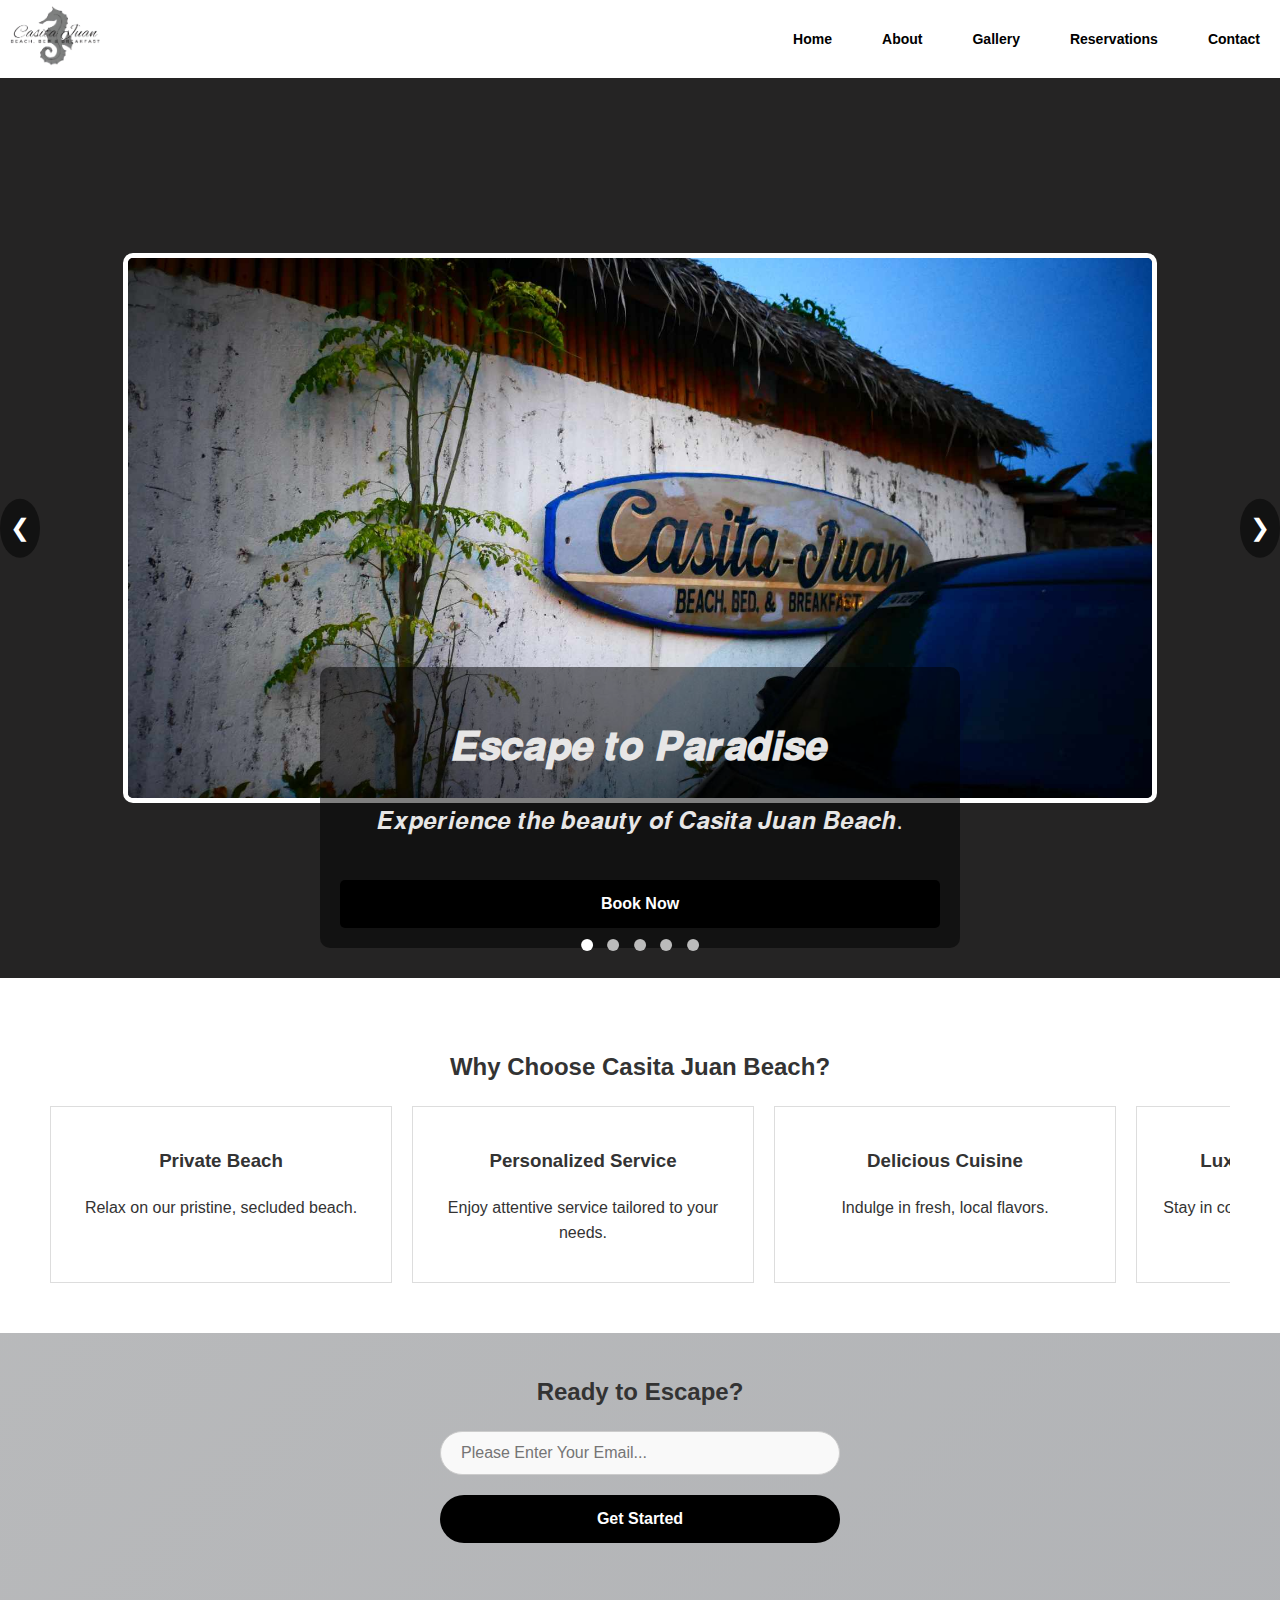
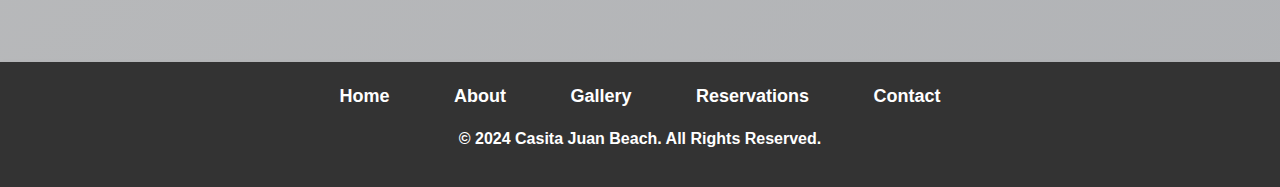
<file: index.html>
<!DOCTYPE html>
<html lang="en">
<head>
    <meta charset="UTF-8">
    <meta name="viewport" content="width=device-width, initial-scale=1.0">
    <title>Casita Juan Beach</title>
    <link rel="stylesheet" href="styles.css">
    <link rel="stylesheet" href="https://cdnjs.cloudflare.com/ajax/libs/font-awesome/6.4.0/css/all.min.css" integrity="sha512-iecdLmaskl7CVkqkXNQ/ZH/XLlvWZOJyj7Yy7tcenmpD1ypASozpmT/E0iPtmFIB46ZmdtAc9eNBvH0H/ZpiBw==" crossorigin="anonymous" referrerpolicy="no-referrer" />
</head>
<body>

    <header>
        <div class="header-content"> 
            <div class="logo">
                <img src="casita.png" alt="Casita Juan Beach Resort Logo">
            </div>
            <nav class="nav-bar">
                <ul class="nav-links">
                    <li><a href="index.html"><i class="fas fa-home"></i> Home</a></li>
                    <li><a href="about.html"><i class="fas fa-info-circle"></i> About</a></li>
                    <li><a href="gallery.html"><i class="fas fa-images"></i> Gallery</a></li>
                    <li><a href="reservation.html"><i class="fas fa-calendar-alt"></i> Reservations</a></li>
                    <li><a href="contact.html"><i class="fas fa-phone-alt"></i> Contact</a></li>
                </ul>
                <div class="menu-icon">
                    <span></span>
                    <span></span>
                    <span></span>
                </div>
            </nav>
            </div>
    </header>
    

    <section class="hero">
        <div class="slider">
            <img id="slide1" src="gallery2.jpg" alt="Casita Juan Beach Resort - view 1" class="mySlides" style="display: block;">
            <img id="slide2" src="gallery6.jpg" alt="Casita Juan Beach Resort - view 2" class="mySlides" style="display: none;">
            <img id="slide3" src="gallery7.jpg" alt="Casita Juan Beach Resort - view 5" class="mySlides" style="display: none;">
            <img id="slide4" src="gallery8.jpg" alt="Casita Juan Beach Resort - view 3" class="mySlides" style="display: none;">
            <img id="slide5" src="beach.jpg" alt="Casita Juan Beach Resort - view 4" class="mySlides" style="display: none;">
            <div class="slider-nav">
                <a class="prev" onclick="plusSlides(-1)">&#10094;</a>
                <a class="next" onclick="plusSlides(1)">&#10095;</a>
            </div>
            <div class="dots">
                <span class="dot" onclick="currentSlide(1)"></span>
                <span class="dot" onclick="currentSlide(2)"></span>
                <span class="dot" onclick="currentSlide(3)"></span>
                <span class="dot" onclick="currentSlide(4)"></span>
                <span class="dot" onclick="currentSlide(5)"></span>
            </div>
        </div>

        <div class="hero-text">
            <h1>𝑬𝒔𝒄𝒂𝒑𝒆 𝒕𝒐 𝑷𝒂𝒓𝒂𝒅𝒊𝒔𝒆</h1>
            <p>𝑬𝒙𝒑𝒆𝒓𝒊𝒆𝒏𝒄𝒆 𝒕𝒉𝒆 𝒃𝒆𝒂𝒖𝒕𝒚 𝒐𝒇 𝑪𝒂𝒔𝒊𝒕𝒂 𝑱𝒖𝒂𝒏 𝑩𝒆𝒂𝒄𝒉.</p>
            <form action="booking.html" method="get">
                <button type="submit" class="cta-button">Book Now</button>
            </form>
        </div>
    </section>

    <section class="benefits">
        <h2>Why Choose Casita Juan Beach?</h2>
        <div class="benefit-slider">
            <div class="benefit-item">
                <i class="fas fa-beach"></i>
                <h3>Private Beach</h3>
                <p>Relax on our pristine, secluded beach.</p>
            </div>
            <div class="benefit-item">
                <i class="fas fa-concierge-bell"></i>
                <h3>Personalized Service</h3>
                <p>Enjoy attentive service tailored to your needs.</p>
            </div>
            <div class="benefit-item">
                <i class="fas fa-utensils"></i>
                <h3>Delicious Cuisine</h3>
                <p>Indulge in fresh, local flavors.</p>
            </div>
            <div class="benefit-item">
                <i class="fas fa-bed"></i>
                <h3>Luxury Accommodation</h3>
                <p>Stay in comfortable, beautifully designed rooms.</p>
            </div>
            <div class="benefit-item">
                <i class="fas fa-cup"></i> 
                <h3>Free Coffee</h3>
                <p>Enjoy complimentary coffee during your stay.</p>
            </div>
        </div>
    </section>

    <section class="signup">
        <h2>Ready to Escape?</h2>
        <form action="reservation.html" method="get">
            <div class="input-box animation" style="--i:1; --j:22">
                <input type="email" name="email" placeholder="Please Enter Your Email..." required>
            </div>
            <button type="submit">Get Started</button>
        </form>
    </section>

    <section class="social-media-section">
        <div class="social-media">
            <a href="https://www.facebook.com/casitajuan.baybay" target="_blank" rel="noopener noreferrer"><i class="fab fa-facebook-f"></i></a>
            <a href="https://www.instagram.com/casitajuan?utm_source=ig_web_button_share_sheet&igsh=ZDNlZDc0MzIxNw==" target="_blank" rel="noopener noreferrer"><i class="fab fa-instagram"></i></a>
        </div>
    </section>

    <footer>
        <div class="footer-menu">
            <ul>
                <li><a href="index.html">Home</a></li>
                <li><a href="about.html">About</a></li>
                <li><a href="gallery.html">Gallery</a></li>
                <li><a href="reservation.html">Reservations</a></li>
                <li><a href="contact.html">Contact</a></li>
            </ul>
        </div>
        <p>&copy; 2024 Casita Juan Beach. All Rights Reserved.</p>
    </footer>

    <script> 
        const menuIcon = document.querySelector('.menu-icon');
        const navLinks = document.querySelector('.nav-links');
        const closeMenu = document.querySelector('.close-menu');

        menuIcon.addEventListener('click', () => {
            navLinks.classList.toggle('active');
            menuIcon.classList.toggle('active');
        });

        closeMenu.addEventListener('click', () => {
            navLinks.classList.remove('active');
            menuIcon.classList.remove('active');
        });
    </script>

    <script>
        let slideIndex = 1;
        showSlides(slideIndex);

        setInterval(function() {
            plusSlides(1);
        }, 3000);

        function plusSlides(n) {
            showSlides(slideIndex += n);
        }

        function currentSlide(n) {
            showSlides(slideIndex = n);
        }

        function showSlides(n) {
            let i;
            let slides = document.getElementsByClassName("mySlides");
            let dots = document.getElementsByClassName("dot");
            if (n > slides.length) {slideIndex = 1}    
            if (n < 1) {slideIndex = slides.length}
            for (i = 0; i < slides.length; i++) {
                slides[i].style.display = "none";  
            }
            for (i = 0; i < dots.length; i++) {
                dots[i].className = dots[i].className.replace(" active", "");
            }
            slides[slideIndex-1].style.display = "block";  
            dots[slideIndex-1].className += " active";
        }
    </script>

</body>
</html>
</file>
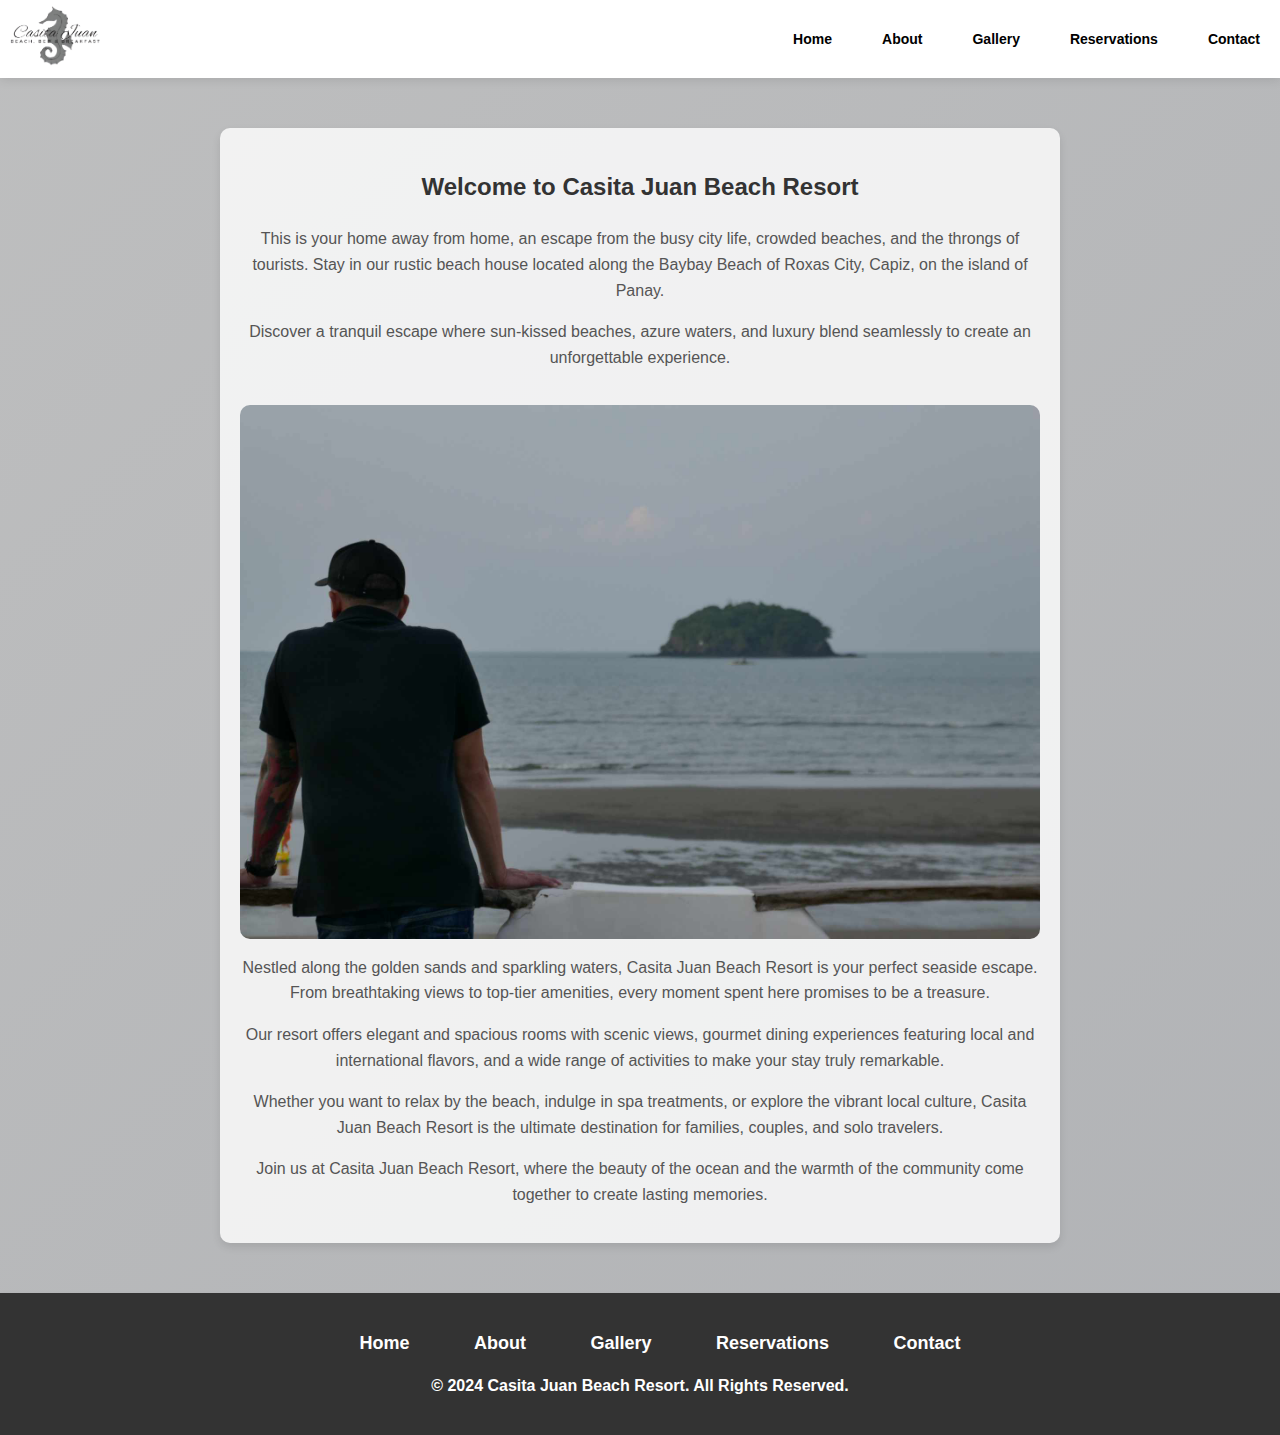
<file: about.html>
<!DOCTYPE html>
<html lang="en">
<head>
    <meta charset="UTF-8">
    <meta name="viewport" content="width=device-width, initial-scale=1.0">
    <title>Casita Juan Beach</title>
    <link rel="stylesheet" href="about.css">
    <link rel="stylesheet" href="https://cdnjs.cloudflare.com/ajax/libs/font-awesome/6.4.0/css/all.min.css" integrity="sha512-iecdLmaskl7CVkqkXNQ/ZH/XLlvWZOJyj7Yy7tcenmpD1ypASozpmT/E0iPtmFIB46ZmdtAc9eNBvH0H/ZpiBw==" crossorigin="anonymous" referrerpolicy="no-referrer" />
</head>
<body>

    <header>
        <div class="header-content"> 
            <div class="logo">
                <img src="casita.png" alt="Casita Juan Beach Resort Logo">
            </div>
            <nav class="nav-bar">
                <ul class="nav-links">
                    <li><a href="index.html"><i class="fas fa-home"></i> Home</a></li>
                    <li><a href="about.html"><i class="fas fa-info-circle"></i> About</a></li>
                    <li><a href="gallery.html"><i class="fas fa-images"></i> Gallery</a></li>
                    <li><a href="reservation.html"><i class="fas fa-calendar-alt"></i> Reservations</a></li>
                    <li><a href="contact.html"><i class="fas fa-phone-alt"></i> Contact</a></li>
                </ul>
                <div class="menu-icon">
                    <span></span>
                    <span></span>
                    <span></span>
                </div>
            </nav>
        </div> 
    </header>
      
    <section id="about">
        <div class="container">
            <h2>Welcome to Casita Juan Beach Resort</h2>

            <p>This is your home away from home, an escape from the busy city life, crowded beaches, and the throngs of tourists. Stay in our rustic beach house located along the Baybay Beach of Roxas City, Capiz, on the island of Panay.</p>

            <p>Discover a tranquil escape where sun-kissed beaches, azure waters, and luxury blend seamlessly to create an unforgettable experience.</p>

            <section class="slideshow-container">
                <div class="slideshow">
                    <img src="juan.jpg" alt="Casita Juan Beach Resort" class="resort-image">
                    <img src="gallery5.jpg" alt="Casita Juan Beach Resort" class="resort-image">
                    <img src="gallery6.jpg" alt="Casita Juan Beach Resort" class="resort-image">
                    <img src="gallery10.jpg" alt="Casita Juan Beach Resort" class="resort-image">
                    <img src="gallery11.jpg" alt="Casita Juan Beach Resort" class="resort-image">
                    <img src="gallery12.jpg" alt="Casita Juan Beach Resort" class="resort-image">
                    <img src="gallery13.jpg" alt="Casita Juan Beach Resort" class="resort-image">
                    <img src="gallery14.jpg" alt="Casita Juan Beach Resort" class="resort-image">
                    <img src="gallery15.jpg" alt="Casita Juan Beach Resort" class="resort-image">
                    <img src="gallery8.jpg" alt="Casita Juan Beach Resort" class="resort-image">
                    <img src="gallery9.jpg" alt="Casita Juan Beach Resort" class="resort-image">
                </div>
            </section>

            <p>
                Nestled along the golden sands and sparkling waters, Casita Juan Beach Resort is your perfect seaside escape. From breathtaking views to top-tier amenities, every moment spent here promises to be a treasure.
            </p>

            <p>
                Our resort offers elegant and spacious rooms with scenic views, gourmet dining experiences featuring local and international flavors, and a wide range of activities to make your stay truly remarkable.
            </p>

            <p>
                Whether you want to relax by the beach, indulge in spa treatments, or explore the vibrant local culture, Casita Juan Beach Resort is the ultimate destination for families, couples, and solo travelers.
            </p>

            <p>
                Join us at Casita Juan Beach Resort, where the beauty of the ocean and the warmth of the community come together to create lasting memories.
            </p>
        </div>
    </section>

    <footer>
        <div class="footer-content">
            <ul class="footer-menu">
                <li><a href="index.html">Home</a></li>
                <li><a href="about.html">About</a></li>
                <li><a href="gallery.html">Gallery</a></li>
                <li><a href="reservation.html">Reservations</a></li>
                <li><a href="contact.html">Contact</a></li>
            </ul>
            <p>&copy; 2024 Casita Juan Beach Resort. All Rights Reserved.</p>
        </div>
    </footer>

    <script> 
        const menuIcon = document.querySelector('.menu-icon');
        const navLinks = document.querySelector('.nav-links');
        const closeMenu = document.querySelector('.close-menu');
        
        menuIcon.addEventListener('click', () => {
            navLinks.classList.toggle('active');
            menuIcon.classList.toggle('active');
        });
        
        closeMenu.addEventListener('click', () => {
            navLinks.classList.remove('active');
            menuIcon.classList.remove('active');
        });
    </script>

    <script>
        document.addEventListener('DOMContentLoaded', function() {
            const images = document.querySelectorAll('.resort-image');
            let currentIndex = 0;

            function showNextImage() {
              
                images[currentIndex].style.display = 'none';
                
                
                currentIndex = (currentIndex + 1) % images.length;
                
               
                images[currentIndex].style.display = 'block';
            }

            
            images.forEach((image, index) => {
                if (index !== 0) {
                    image.style.display = 'none';
                }
            });

            
            setInterval(showNextImage, 3000);
        });
    </script>

</body>
</html>
</file>
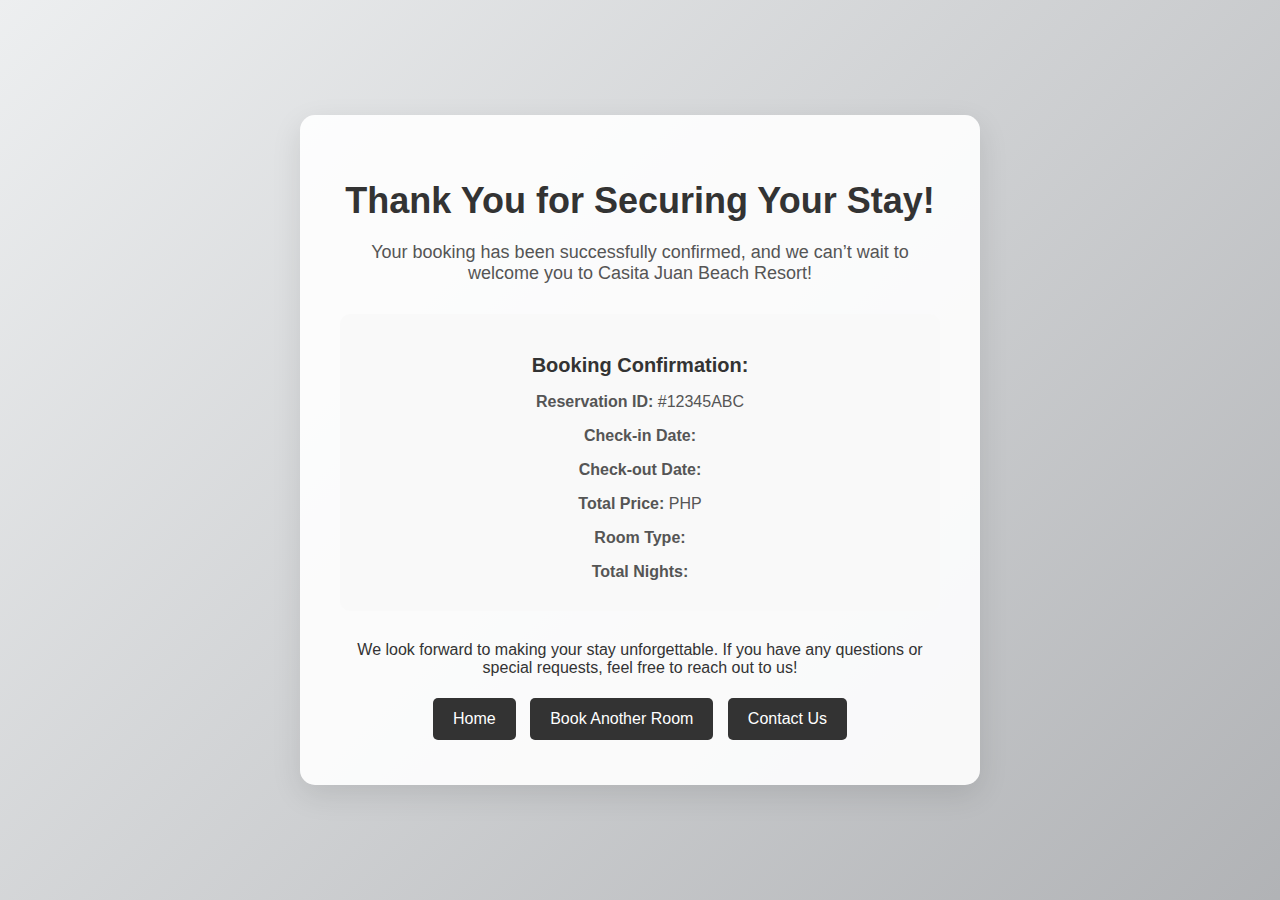
<file: afterbook.html>
<!DOCTYPE html>
<html lang="en">
<head>
    <meta charset="UTF-8">
    <meta name="viewport" content="width=device-width, initial-scale=1.0">
    <title>Thank You for Your Booking</title>
    <link rel="stylesheet" href="afterbook.css">
</head>
<body>

    <div class="thank-you-page">
        <div class="thank-you-message">
            <h1>Thank You for Securing Your Stay!</h1>
            <p class="sub-message">Your booking has been successfully confirmed, and we can’t wait to welcome you to Casita Juan Beach Resort!</p>

            <div class="booking-details">
                <h3>Booking Confirmation:</h3>
                <p><strong>Reservation ID:</strong> #12345ABC</p>
                <p><strong>Check-in Date:</strong> <span id="check-in-date"></span></p>
                <p><strong>Check-out Date:</strong> <span id="check-out-date"></span></p>
                <p><strong>Total Price:</strong> PHP <span id="total-price"></span></p>
                <p><strong>Room Type:</strong> <span id="room-name"></span></p>
                <p><strong>Total Nights:</strong> <span id="total-nights"></span></p>
            </div>

            <p>We look forward to making your stay unforgettable. If you have any questions or special requests, feel free to reach out to us!</p>
        </div>

        <div class="cta-button">
            <a href="index.html" class="home-button">Home</a>
            <a href="booking.html" class="book-another">Book Another Room</a>
            <a href="contact.html" class="contact-us">Contact Us</a>
        </div>
        
    </div>

   
    <form id="booking-form" action="https://formspree.io/f/xjkkpagv" method="POST">
        <input type="hidden" name="roomName" id="form-room-name">
        <input type="hidden" name="checkInDate" id="form-check-in-date">
        <input type="hidden" name="checkOutDate" id="form-check-out-date">
        <input type="hidden" name="totalNights" id="form-total-nights">
        <input type="hidden" name="totalCost" id="form-total-cost">
    </form>

    <script>
        window.onload = function() {
            const roomName = localStorage.getItem("roomName");
            const checkInDate = localStorage.getItem("checkIn");
            const checkOutDate = localStorage.getItem("checkOut");
            const totalNights = localStorage.getItem("totalNights");
            const totalCost = localStorage.getItem("totalCost");

            
            document.getElementById("room-name").textContent = roomName;
            document.getElementById("check-in-date").textContent = checkInDate;
            document.getElementById("check-out-date").textContent = checkOutDate;
            document.getElementById("total-nights").textContent = totalNights;
            document.getElementById("total-price").textContent = totalCost.toLocaleString();

            
            document.getElementById("form-room-name").value = roomName;
            document.getElementById("form-check-in-date").value = checkInDate;
            document.getElementById("form-check-out-date").value = checkOutDate;
            document.getElementById("form-total-nights").value = totalNights;
            document.getElementById("form-total-cost").value = totalCost;

            document.getElementById("booking-form").submit();
        };

        function clearBookingData() {
            localStorage.removeItem("roomName");
            localStorage.removeItem("checkIn");
            localStorage.removeItem("checkOut");
            localStorage.removeItem("totalNights");
            localStorage.removeItem("totalCost");
        }
    </script>
    

</body>
</html>
</file>
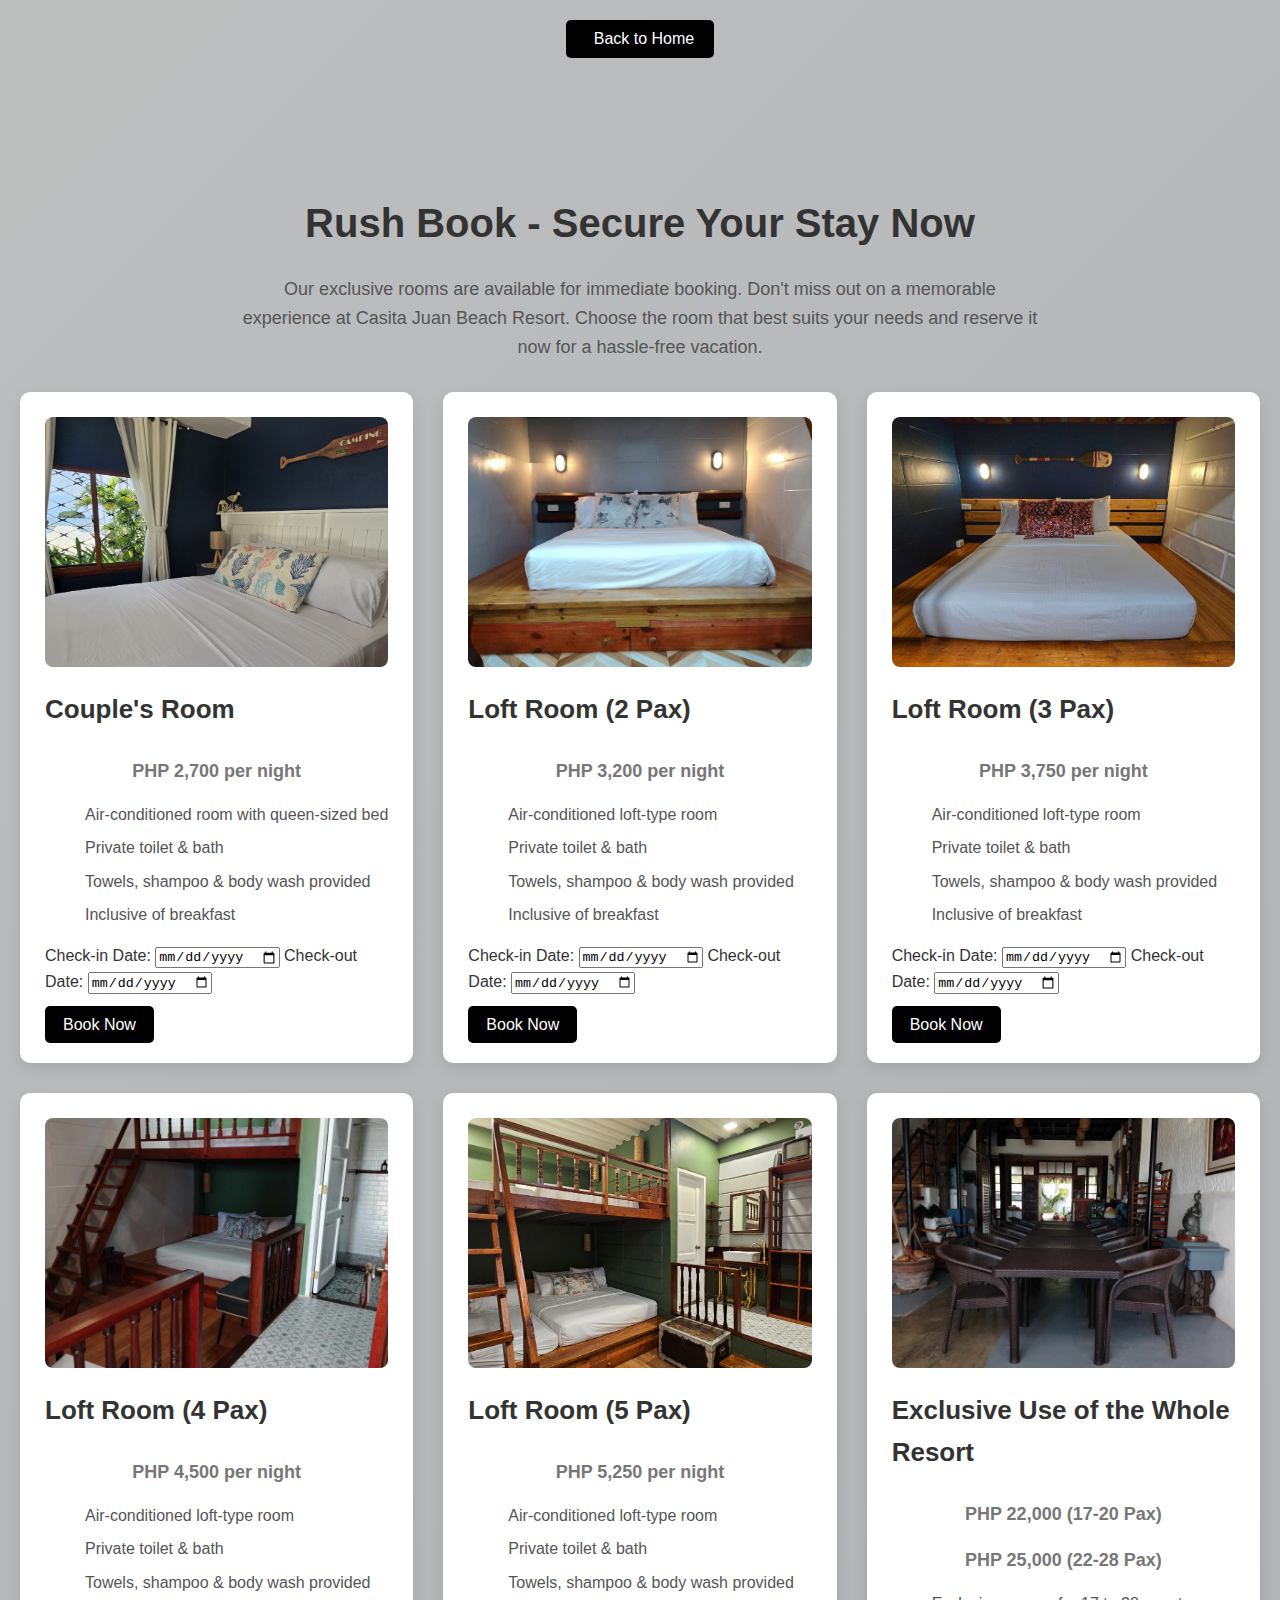
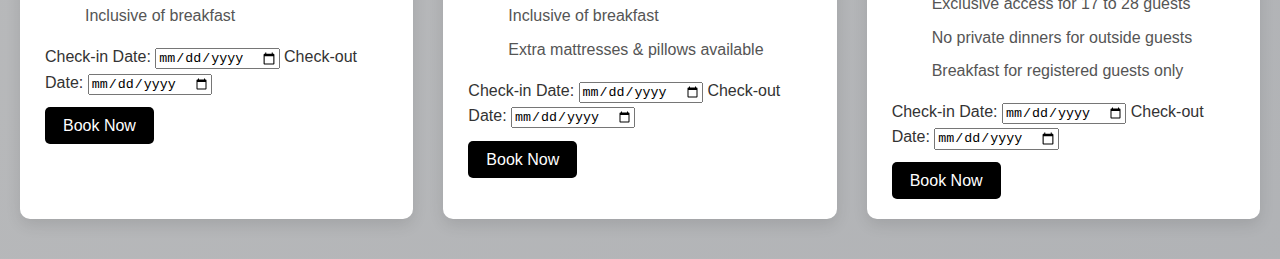
<file: booking.html>
<!DOCTYPE html>
<html lang="en">
<head>
  <meta charset="UTF-8">
  <meta name="viewport" content="width=device-width, initial-scale=1.0">
  <title>Casita Juan Beach Resort - Booking</title>
  <link rel="stylesheet" href="booking.css">
  <script>
    
    function getTodaysDate() {
      const today = new Date();
      const dd = String(today.getDate()).padStart(2, '0');
      const mm = String(today.getMonth() + 1).padStart(2, '0');
      const yyyy = today.getFullYear();
      return yyyy + '-' + mm + '-' + dd; 
    }


    function validateDates(roomId) {
      const checkInDate = document.getElementById("check-in-" + roomId).value;
      const checkOutDate = document.getElementById("check-out-" + roomId).value;

      if (checkInDate && checkOutDate) {
        const checkIn = new Date(checkInDate);
        const checkOut = new Date(checkOutDate);

        if (checkOut <= checkIn) {
          alert("Check-out date must be after the check-in date.");
          document.getElementById("check-out-" + roomId).value = ''; 
        } else {
          calculateNights(checkInDate, checkOutDate, roomId);
        }
      }
    }

    function calculateNights(checkInDate, checkOutDate, roomId) {
      const roomPrice = document.getElementById("room-price-" + roomId).value;
      const checkIn = new Date(checkInDate);
      const checkOut = new Date(checkOutDate);
      
      const timeDifference = checkOut - checkIn;
      const days = timeDifference / (1000 * 3600 * 24);

      if (days > 0) {
        document.getElementById("total-nights-" + roomId).textContent = `Total Nights: ${days}`;
        const totalCost = roomPrice * days;
        document.getElementById("total-cost-" + roomId).textContent = `Total Cost: PHP ${totalCost.toLocaleString()}`;
        
    
        localStorage.setItem("roomName", document.getElementById("room-name-" + roomId).textContent);
        localStorage.setItem("checkIn", checkInDate);
        localStorage.setItem("checkOut", checkOutDate);
        localStorage.setItem("totalNights", days);
        localStorage.setItem("totalCost", totalCost);
      } else {
        document.getElementById("total-nights-" + roomId).textContent = `Please select a valid date range.`;
        document.getElementById("total-cost-" + roomId).textContent = '';
      }
    }


    function setDateLimits(roomId) {
      const checkInElement = document.getElementById("check-in-" + roomId);
      const checkOutElement = document.getElementById("check-out-" + roomId);
      
      checkInElement.min = getTodaysDate();
      checkInElement.addEventListener('change', function() {
        const checkInDate = new Date(checkInElement.value);
        checkOutElement.min = checkInDate.toISOString().split('T')[0]; 
      });

      checkOutElement.addEventListener('change', function() {
        validateDates(roomId);
      });
    }

    window.onload = function() {
     
      setDateLimits(1);
      setDateLimits(2);
      setDateLimits(3);
      setDateLimits(4);
      setDateLimits(5);
      setDateLimits(6);
    };
  </script>
</head>
<body>



<div class="back-button-container">
  <a href="index.html">
    <button class="back-button">
      <i class="fas fa-arrow-left"></i> Back to Home
    </button>
  </a>
</div>



  <main>
    <section id="rooms">
      <h2>Rush Book - Secure Your Stay Now</h2>
      <p>Our exclusive rooms are available for immediate booking. Don't miss out on a memorable experience at Casita Juan Beach Resort. Choose the room that best suits your needs and reserve it now for a hassle-free vacation.</p>

      <div class="room-cards">

        
        <div class="room-card">
          <img src="room5.jpg" alt="Couple's Room">
          <h3 id="room-name-1">Couple's Room</h3>
          <p><strong>PHP 2,700 per night</strong></p>
          <input type="hidden" id="room-price-1" value="2700">
          <ul>
            <li>Air-conditioned room with queen-sized bed</li>
            <li>Private toilet & bath</li>
            <li>Towels, shampoo & body wash provided</li>
            <li>Inclusive of breakfast</li>
          </ul>

        
          <label for="check-in">Check-in Date:</label>
          <input type="date" id="check-in-1" onchange="calculateNights(document.getElementById('check-in-1').value, document.getElementById('check-out-1').value, 1)">
          
          <label for="check-out">Check-out Date:</label>
          <input type="date" id="check-out-1" onchange="calculateNights(document.getElementById('check-in-1').value, document.getElementById('check-out-1').value, 1)">
          
          <p id="total-nights-1"></p>
          <p id="total-cost-1"></p>

       
          <a href="afterbook.html" class="book-now-button" aria-label="Click to book now">Book Now</a>
        </div>

        
        <div class="room-card">
          <img src="room2.jpg" alt="Loft Room for 2 Pax">
          <h3 id="room-name-2">Loft Room (2 Pax)</h3>
          <p><strong>PHP 3,200 per night</strong></p>
          <input type="hidden" id="room-price-2" value="3200">
          <ul>
            <li>Air-conditioned loft-type room</li>
            <li>Private toilet & bath</li>
            <li>Towels, shampoo & body wash provided</li>
            <li>Inclusive of breakfast</li>
          </ul>

    
          <label for="check-in">Check-in Date:</label>
          <input type="date" id="check-in-2" onchange="calculateNights(document.getElementById('check-in-2').value, document.getElementById('check-out-2').value, 2)">
          
          <label for="check-out">Check-out Date:</label>
          <input type="date" id="check-out-2" onchange="calculateNights(document.getElementById('check-in-2').value, document.getElementById('check-out-2').value, 2)">
          
          <p id="total-nights-2"></p>
          <p id="total-cost-2"></p>

       
          <a href="afterbook.html" class="book-now-button" aria-label="Click to book now">Book Now</a>
        </div>


        <div class="room-card">
          <img src="room3.jpg" alt="Loft Room for 3 Pax">
          <h3>Loft Room (3 Pax)</h3>
          <p><strong>PHP 3,750 per night</strong></p>
          <ul>
            <li>Air-conditioned loft-type room</li>
            <li>Private toilet & bath</li>
            <li>Towels, shampoo & body wash provided</li>
            <li>Inclusive of breakfast</li>
          </ul>


          <label for="check-in">Check-in Date:</label>
          <input type="date" id="check-in-3" onchange="calculateNights(document.getElementById('check-in-3').value, document.getElementById('check-out-3').value, 3)">
          
          <label for="check-out">Check-out Date:</label>
          <input type="date" id="check-out-3" onchange="calculateNights(document.getElementById('check-in-3').value, document.getElementById('check-out-3').value, 3)">
          
          <p id="total-nights-3"></p>
          <p id="total-cost-3"></p>

          
          <a href="afterbook.html" class="book-now-button" aria-label="Click to book now">Book Now</a>
        </div>

    
        <div class="room-card">
          <img src="room4.jpg" alt="Loft Room for 4 Pax">
          <h3>Loft Room (4 Pax)</h3>
          <p><strong>PHP 4,500 per night</strong></p>
          <ul>
            <li>Air-conditioned loft-type room</li>
            <li>Private toilet & bath</li>
            <li>Towels, shampoo & body wash provided</li>
            <li>Inclusive of breakfast</li>
          </ul>

       
          <label for="check-in">Check-in Date:</label>
          <input type="date" id="check-in-4" onchange="calculateNights(document.getElementById('check-in-4').value, document.getElementById('check-out-4').value, 4)">
          
          <label for="check-out">Check-out Date:</label>
          <input type="date" id="check-out-4" onchange="calculateNights(document.getElementById('check-in-4').value, document.getElementById('check-out-4').value, 4)">
          
          <p id="total-nights-4"></p>
          <p id="total-cost-4"></p>

          <a href="afterbook.html" class="book-now-button" aria-label="Click to book now">Book Now</a>
        </div>

       
        <div class="room-card">
          <img src="room1.jpg" alt="Loft Room for 5 Pax">
          <h3>Loft Room (5 Pax)</h3>
          <p><strong>PHP 5,250 per night</strong></p>
          <ul>
            <li>Air-conditioned loft-type room</li>
            <li>Private toilet & bath</li>
            <li>Towels, shampoo & body wash provided</li>
            <li>Inclusive of breakfast</li>
            <li>Extra mattresses & pillows available</li>
          </ul>

       
          <label for="check-in">Check-in Date:</label>
          <input type="date" id="check-in-5" onchange="calculateNights(document.getElementById('check-in-5').value, document.getElementById('check-out-5').value, 5)">
          
          <label for="check-out">Check-out Date:</label>
          <input type="date" id="check-out-5" onchange="calculateNights(document.getElementById('check-in-5').value, document.getElementById('check-out-5').value, 5)">
          
          <p id="total-nights-5"></p>
          <p id="total-cost-5"></p>

   
          <a href="afterbook.html" class="book-now-button" aria-label="Click to book now">Book Now</a>
        </div>

        
        <div class="room-card">
          <img src="wholecasita.jpg" alt="Exclusive Resort Use">
          <h3>Exclusive Use of the Whole Resort</h3>
          <p><strong>PHP 22,000 (17-20 Pax)</strong></p>
          <p><strong>PHP 25,000 (22-28 Pax)</strong></p>
          <ul>
            <li>Exclusive access for 17 to 28 guests</li>
            <li>No private dinners for outside guests</li>
            <li>Breakfast for registered guests only</li>
          </ul>

       
          <label for="check-in">Check-in Date:</label>
          <input type="date" id="check-in-6" onchange="calculateNights(document.getElementById('check-in-6').value, document.getElementById('check-out-6').value, 6)">
          
          <label for="check-out">Check-out Date:</label>
          <input type="date" id="check-out-6" onchange="calculateNights(document.getElementById('check-in-6').value, document.getElementById('check-out-6').value, 6)">
          
          <p id="total-nights-6"></p>
          <p id="total-cost-6"></p>

          <a href="afterbook.html" class="book-now-button" aria-label="Click to book now">Book Now</a>
        </div>

      </div>
    </section>
  </main>

  <script>
    
    const menuIcon = document.querySelector('.menu-icon');
    const navLinks = document.querySelector('.nav-links');
    const closeMenu = document.querySelector('.close-menu');
    
    menuIcon.addEventListener('click', () => {
        navLinks.classList.toggle('active');
        menuIcon.classList.toggle('active');
    });
    
    closeMenu.addEventListener('click', () => {
        navLinks.classList.remove('active');
        menuIcon.classList.remove('active');
    });
  </script>

</body>
</html>
</file>
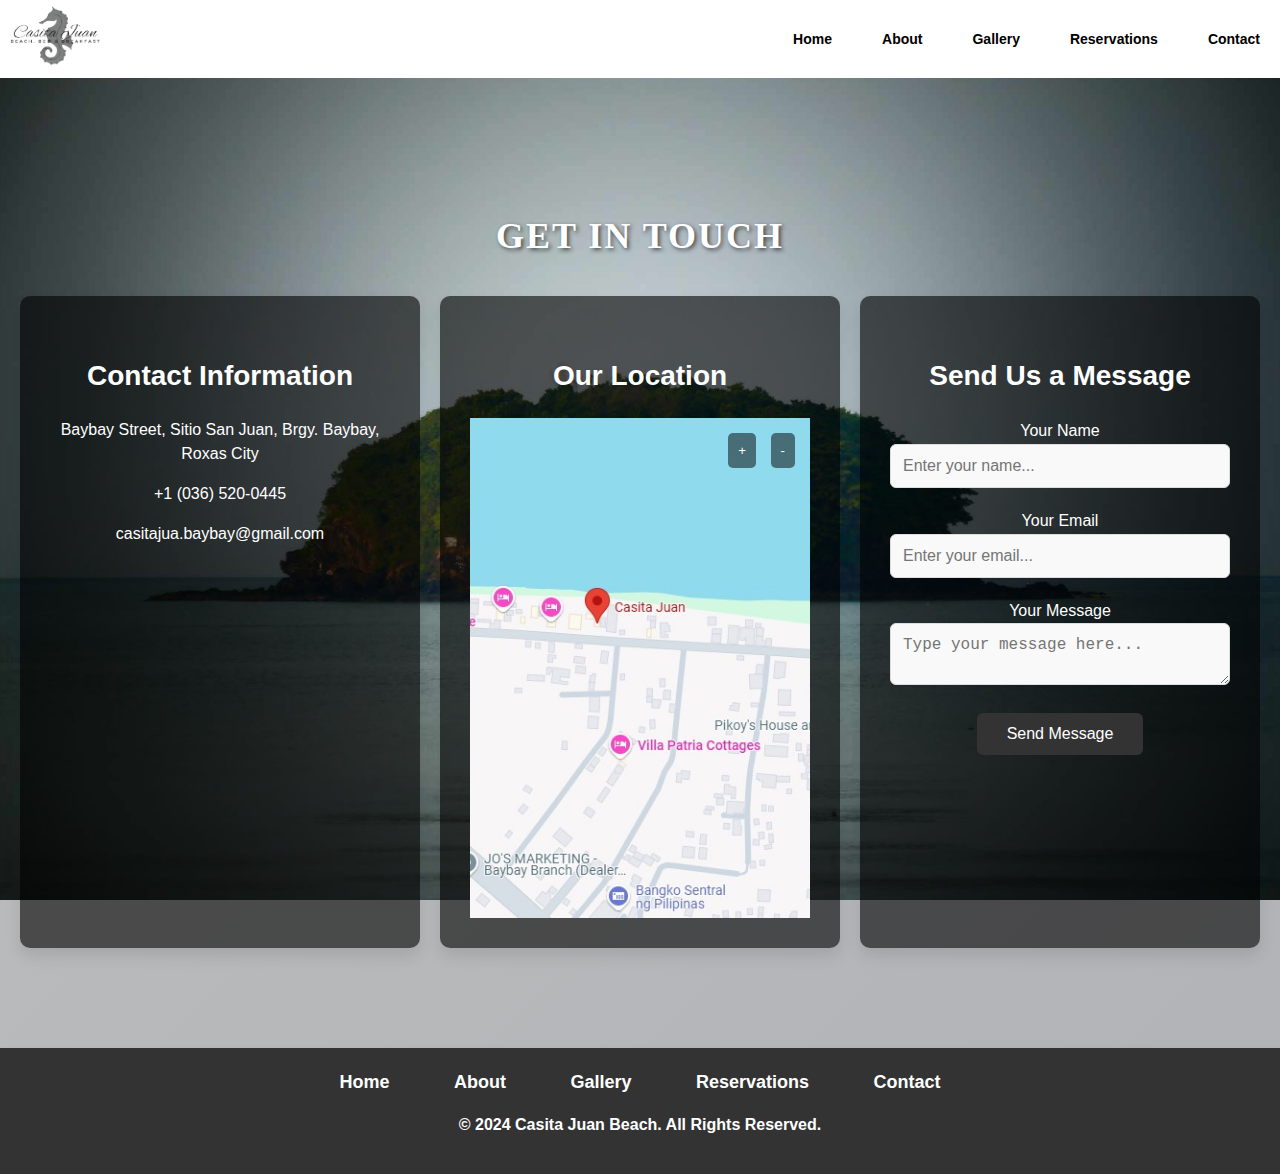
<file: contact.html>
<!DOCTYPE html>
<html lang="en">
<head>
    <meta charset="UTF-8">
    <meta name="viewport" content="width=device-width, initial-scale=1.0">
    <title>Casita Juan Beach - Contact Us</title>
    <link rel="stylesheet" href="contact.css">
    <link rel="stylesheet" href="https://cdnjs.cloudflare.com/ajax/libs/font-awesome/6.4.0/css/all.min.css" integrity="sha512-iecdLmaskl7CVkqkXNQ/ZH/XLlvWZOJyj7Yy7tcenmpD1ypASozpmT/E0iPtmFIB46ZmdtAc9eNBvH0H/ZpiBw==" crossorigin="anonymous" referrerpolicy="no-referrer" />
</head>
<body>
    <header>
        <div class="header-content"> 
            <div class="logo">
                <img src="casita.png" alt="Casita Juan Beach Resort Logo">
            </div>
            <nav class="nav-bar">
                <ul class="nav-links">
                    <li><a href="index.html"><i class="fas fa-home"></i> Home</a></li>
                    <li><a href="about.html"><i class="fas fa-info-circle"></i> About</a></li>
                    <li><a href="gallery.html"><i class="fas fa-images"></i> Gallery</a></li>
                    <li><a href="reservation.html"><i class="fas fa-calendar-alt"></i> Reservations</a></li>
                    <li><a href="contact.html"><i class="fas fa-phone-alt"></i> Contact</a></li>
                </ul>
                <div class="menu-icon">
                    <span></span>
                    <span></span>
                    <span></span>
                </div>
            </nav>
        </div> 
    </header>
    <section class="contact-section">
        <div class="container">
            <h2>Get in Touch</h2>
            <div class="contact-container">
         
                <div class="contact-info">
                    <h3>Contact Information</h3>
                    <p><i class="fas fa-map-marker-alt"></i> Baybay Street, Sitio San Juan, Brgy. Baybay, Roxas City</p>
                    <p><i class="fas fa-phone"></i> +1 (036) 520-0445</p>
                    <p><i class="fas fa-envelope"></i> casitajua.baybay@gmail.com</p>
                    <div class="social-media">
                        <a href="https://www.facebook.com/casitajuan.baybay" target="_blank"><i class="fab fa-facebook-f"></i></a>
                        <a href="https://www.instagram.com/casitajuan" target="_blank"><i class="fab fa-instagram"></i></a>
                    </div>
                </div>

            
                <div class="contact-info">
                    <h3>Our Location</h3>
                    <div class="zoom-container">
                        <img id="map-image" src="casitamap.jpg" alt="Our Location Map" class="zoom-image">
                        <div class="zoom-buttons">
                            <button onclick="zoomIn()">+</button>
                            <button onclick="zoomOut()">-</button>
                        </div>
                    </div>
                </div>


             
                <div class="contact-form" id="contactFormSection">
                    <h3>Send Us a Message</h3>
                    <form id="contactForm" action="https://formspree.io/f/xlddopgb" method="POST" onsubmit="handleFormSubmit(event)">
                        <label for="name">Your Name</label>
                        <input type="text" id="name" name="name" placeholder="Enter your name..." required>
                
                        <label for="email">Your Email</label>
                        <input type="email" id="email" name="_replyto" placeholder="Enter your email..." required>
                
                        <label for="message">Your Message</label>
                        <textarea id="message" name="message" placeholder="Type your message here..." required></textarea>
                
                        <button type="submit">Send Message</button>
                    </form>
                </div>
                
                <script>
                    function handleFormSubmit(event) {
                        event.preventDefault(); 
                
                        document.getElementById("contactForm").submit();
                
                       
                        alert("Your message has been sent successfully!"); 
                    }
                </script>
                
                


    </section>
    <script>
        let zoomLevel = 1;
        
        
        function zoomIn() {
            zoomLevel += 0.1;
            document.getElementById('map-image').style.transform = `scale(${zoomLevel})`;
        }

        
        function zoomOut() {
            zoomLevel -= 0.1;
            if (zoomLevel < 1) zoomLevel = 1;
            document.getElementById('map-image').style.transform = `scale(${zoomLevel})`;
        }
    </script>
    <script> 
       
        const menuIcon = document.querySelector('.menu-icon');
        const navLinks = document.querySelector('.nav-links');
        const closeMenu = document.querySelector('.close-menu');
        
        menuIcon.addEventListener('click', () => {
            navLinks.classList.toggle('active');
            menuIcon.classList.toggle('active');
        });
        
        
        closeMenu.addEventListener('click', () => {
            navLinks.classList.remove('active');
            menuIcon.classList.remove('active');
        });
        
    </script>
    <footer>
        <div class="footer-menu">
            <ul>
                <li><a href="index.html">Home</a></li>
                <li><a href="about.html">About</a></li>
                <li><a href="gallery.html">Gallery</a></li>
                <li><a href="reservation.html">Reservations</a></li>
                <li><a href="contact.html">Contact</a></li>
            </ul>
        </div>
        <p>&copy; 2024 Casita Juan Beach. All Rights Reserved.</p>
    </footer>
</body>
</html>
</file>
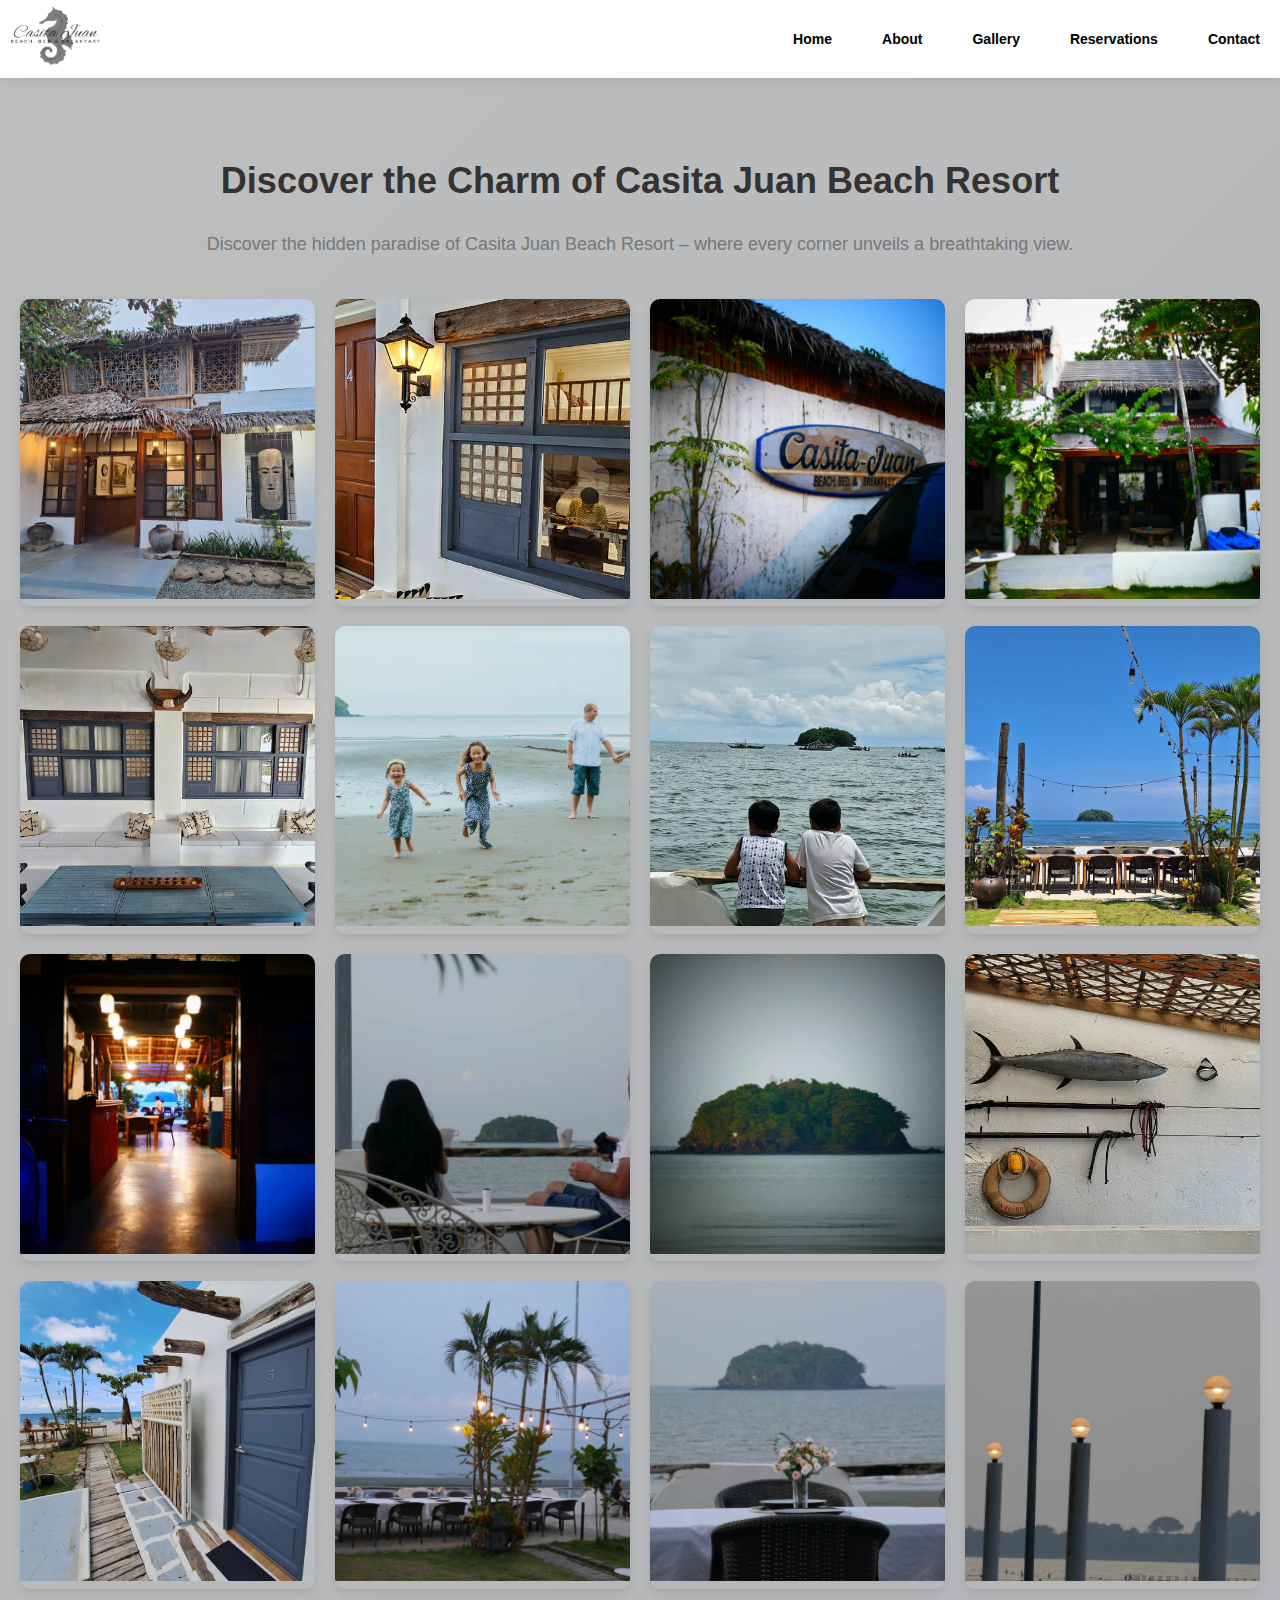
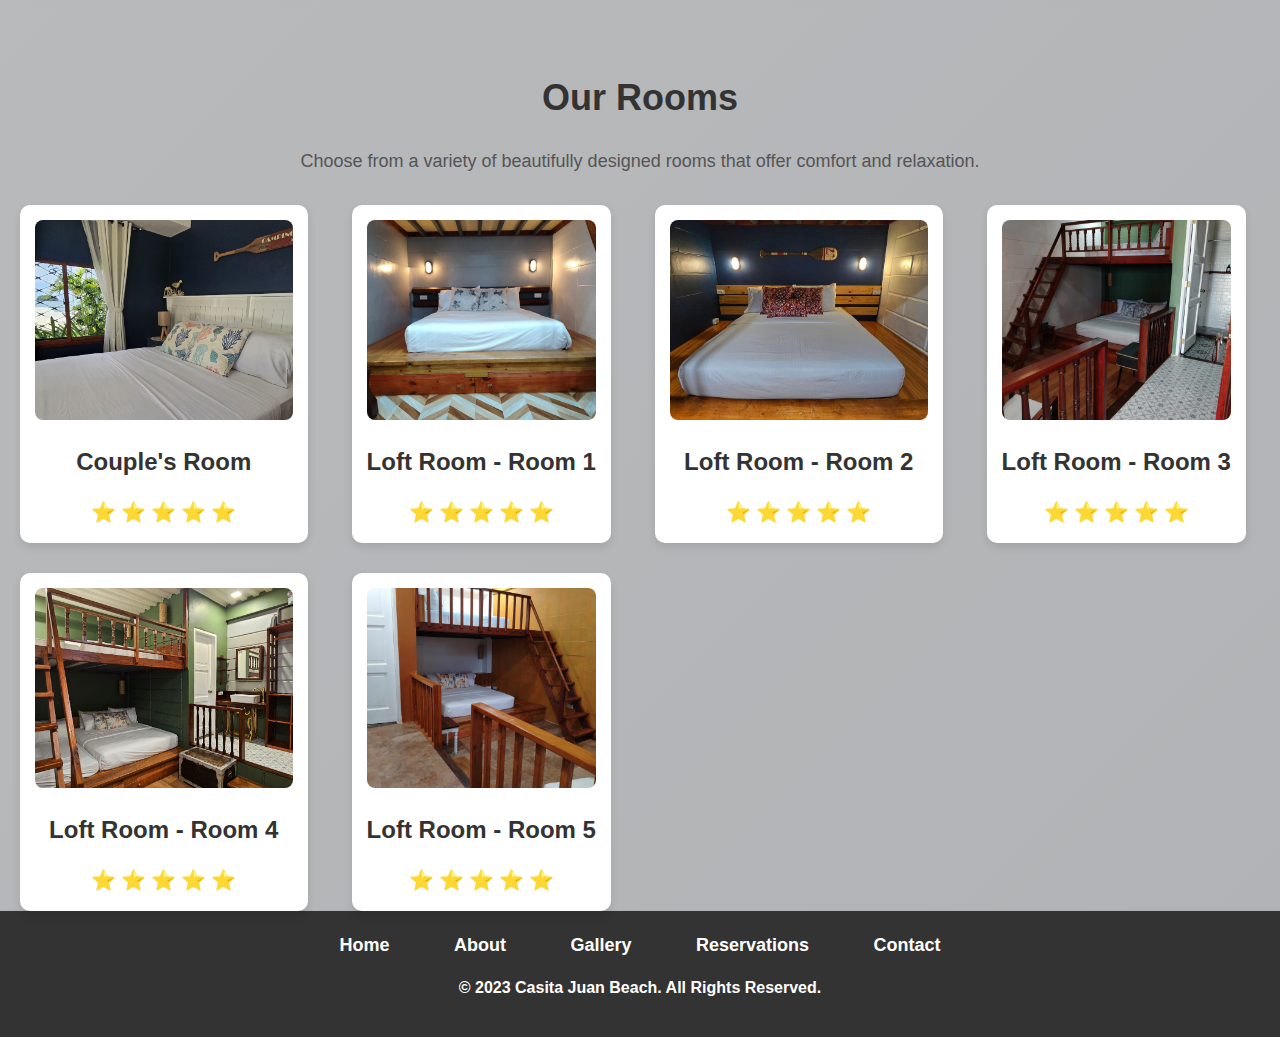
<file: gallery.html>
<!DOCTYPE html>
<!DOCTYPE html>
<html lang="en">
<head>
    <meta charset="UTF-8">
    <meta name="viewport" content="width=device-width, initial-scale=1.0">
    <title>Casita Juan Beach</title>
    <link rel="stylesheet" href="gallery.css">
    <link rel="stylesheet" href="https://cdnjs.cloudflare.com/ajax/libs/font-awesome/6.4.0/css/all.min.css" integrity="sha512-iecdLmaskl7CVkqkXNQ/ZH/XLlvWZOJyj7Yy7tcenmpD1ypASozpmT/E0iPtmFIB46ZmdtAc9eNBvH0H/ZpiBw==" crossorigin="anonymous" referrerpolicy="no-referrer" />
</head>
<body>

    <header>
        <div class="header-content"> 
            <div class="logo">
                <img src="casita.png" alt="Casita Juan Beach Resort Logo">
            </div>
            <nav class="nav-bar">
                <ul class="nav-links">
                    <li><a href="index.html"><i class="fas fa-home"></i> Home</a></li>
                    <li><a href="about.html"><i class="fas fa-info-circle"></i> About</a></li>
                    <li><a href="gallery.html"><i class="fas fa-images"></i> Gallery</a></li>
                    <li><a href="reservation.html"><i class="fas fa-calendar-alt"></i> Reservations</a></li>
                    <li><a href="contact.html"><i class="fas fa-phone-alt"></i> Contact</a></li>
                </ul>
                <div class="menu-icon">
                    <span></span>
                    <span></span>
                    <span></span>
                </div>
            </nav>
        </div> 
    </header>
<section class="gallery-section">
    <h1>Discover the Charm of Casita Juan Beach Resort</h1>
    <p>Discover the hidden paradise of Casita Juan Beach Resort – where every corner unveils a breathtaking view.</p>

    <div class="gallery-container">
        <div class="gallery-item">
            <img src="gallery6.jpg" alt="Beach View" class="gallery-image">
        </div>
        <div class="gallery-item">
            <img src="gallery4.jpg" alt="Resort Pool" class="gallery-image">
        </div>
        <div class="gallery-item">
            <img src="gallery2.jpg" alt="Sunset" class="gallery-image">
        </div>
        <div class="gallery-item">
            <img src="gallery7.jpg" alt="Luxury Room" class="gallery-image">
            <div class="overlay"></div>
        </div>
        <div class="gallery-item">
            <img src="gallery9.jpg" alt="Restaurant" class="gallery-image">
        </div>
        <div class="gallery-item">
            <img src="gallery5.jpg" alt="Activities" class="gallery-image">
        </div>
        <div class="gallery-item">
            <img src="gallery8.jpg" alt="Activities" class="gallery-image">
        </div>
        <div class="gallery-item">
            <img src="contact.jpg" alt="Activities" class="gallery-image">
        </div>
        <div class="gallery-item">
            <img src="gallery3.jpg" alt="Activities" class="gallery-image">
        </div>
        <div class="gallery-item">
            <img src="beach.jpg" alt="Activities" class="gallery-image">
        </div>
        <div class="gallery-item">
            <img src="gallery11.jpg" alt="Activities" class="gallery-image">
        </div>
        <div class="gallery-item">
            <img src="gallery10.jpg" alt="Activities" class="gallery-image">
        </div>
        <div class="gallery-item">
            <img src="gallery12.jpg" alt="Activities" class="gallery-image">
        </div>
        <div class="gallery-item">
            <img src="gallery13.jpg" alt="Activities" class="gallery-image">
        </div>
        <div class="gallery-item">
            <img src="gallery14.jpg" alt="Activities" class="gallery-image">
        </div>
        <div class="gallery-item">
            <img src="gallery15.jpg" alt="Activities" class="gallery-image">
        </div>
    </div>
</section>


<section class="room-section">
    <h2>Our Rooms</h2>
    <p>Choose from a variety of beautifully designed rooms that offer comfort and relaxation.</p>
    <div class="room-container">
        <div class="room-item">
            <img src="room5.jpg" alt="Room 1" class="room-image">
            <h3>Couple's Room</h3>
            <div class="room-rating">
                <span>⭐</span><span>⭐</span><span>⭐</span><span>⭐</span><span>⭐</span>
            </div>
        </div>
        <div class="room-item">
            <img src="room2.jpg" alt="Room 2" class="room-image">
            <h3>Loft Room - Room 1</h3>
            <div class="room-rating">
                <span>⭐</span><span>⭐</span><span>⭐</span><span>⭐</span><span>⭐</span>
            </div>
        </div>
        <div class="room-item">
            <img src="room3.jpg" alt="Room 3" class="room-image">
            <h3>Loft Room - Room 2</h3>
            <div class="room-rating">
                <span>⭐</span><span>⭐</span><span>⭐</span><span>⭐</span><span>⭐</span>
            </div>
        </div>
        <div class="room-item">
            <img src="room4.jpg" alt="Room 4" class="room-image">
            <h3>Loft Room - Room 3</h3>
            <div class="room-rating">
                <span>⭐</span><span>⭐</span><span>⭐</span><span>⭐</span><span>⭐</span>
            </div>
        </div>
        <div class="room-item">
            <img src="room1.jpg" alt="Room 5" class="room-image">
            <h3>Loft Room - Room 4</h3>
            <div class="room-rating">
                <span>⭐</span><span>⭐</span><span>⭐</span><span>⭐</span><span>⭐</span>
            </div>
        </div>
        <div class="room-item">
            <img src="room6.jpg" alt="Room 6" class="room-image">
            <h3>Loft Room - Room 5</h3>
            <div class="room-rating">
                <span>⭐</span><span>⭐</span><span>⭐</span><span>⭐</span><span>⭐</span>
            </div>
        </div>
    </div>
</section>


<footer>
    <div class="footer-menu">
        <ul>
            <li><a href="index.html">Home</a></li>
            <li><a href="about.html">About</a></li>
            <li><a href="gallery.html">Gallery</a></li>
            <li><a href="reservation.html">Reservations</a></li>
            <li><a href="contact.html">Contact</a></li>
        </ul>
    </div>
    <p>&copy; 2023 Casita Juan Beach. All Rights Reserved.</p>
</footer>

<script> 
       
    const menuIcon = document.querySelector('.menu-icon');
    const navLinks = document.querySelector('.nav-links');
    const closeMenu = document.querySelector('.close-menu');
    
    menuIcon.addEventListener('click', () => {
        navLinks.classList.toggle('active');
        menuIcon.classList.toggle('active');
    });
    
    
    closeMenu.addEventListener('click', () => {
        navLinks.classList.remove('active');
        menuIcon.classList.remove('active');
    });
    
        </script>
</body>
</html>
</file>
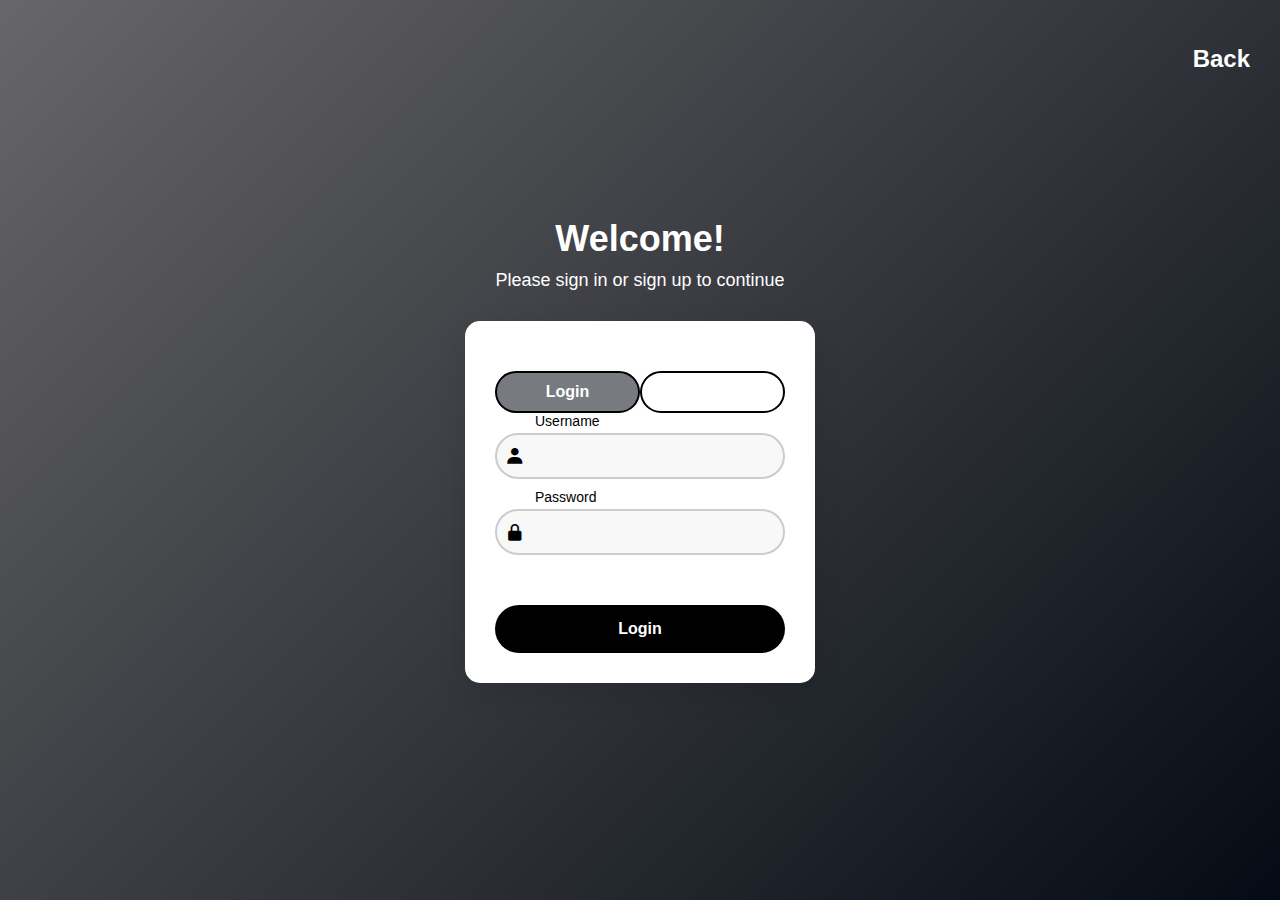
<file: loginpage.html>
<!DOCTYPE html>
<html lang="en">
<head>
    <meta charset="UTF-8">
    <meta name="viewport" content="width=device-width, initial-scale=1.0">
    <title>Login & Sign Up Form</title>
    <link href="https://unpkg.com/boxicons@2.1.4/css/boxicons.min.css" rel="stylesheet">
    <link rel="stylesheet" href="login.css">
</head>
<body>
    <div class="back-to-home">
        <button id="back-button" onclick="window.location.href='index.html'">Back</button>
    </div>

    <div class="welcome-text">
        <h1>Welcome!</h1>
        <p>Please sign in or sign up to continue</p>
    </div>

    <div class="form-container">
        <div class="form-toggle">
            <button id="login-toggle" class="active">Login</button>
            <button id="signup-toggle">Sign Up</button>
        </div>

       
        <div class="form-content" id="login-form">
            <div class="input-box animation">
                <input type="text" required id="login-username">
                <label for="">Username</label>
                <i class='bx bxs-user'></i>
            </div>

            <div class="input-box animation">
                <input type="password" required id="login-password">
                <label for="">Password</label>
                <i class='bx bxs-lock-alt'></i>
            </div>

            <button type="submit" id="login-submit">Login</button>
        </div>

     
        <div class="form-content" id="signup-form" style="display: none;">
            <div class="input-box animation">
                <input type="text" required id="signup-username">
                <label for="">Username</label>
                <i class='bx bxs-user'></i>
            </div>

            <div class="input-box animation">
                <input type="email" required id="signup-email">
                <label for="">Email</label>
                <i class='bx bxs-envelope'></i>
            </div>

            <div class="input-box animation">
                <input type="password" required id="signup-password">
                <label for="">Password</label>
                <i class='bx bxs-lock-alt'></i>
            </div>

            <button type="submit" id="signup-submit">Sign Up</button>
        </div>
    </div>

    <div class="profile-section" id="profile-section" style="display: none;">
        <button id="profile-button">
            <i class="bx bx-user"></i> Profile
        </button>
    </div>

    <script>
        const loginToggle = document.getElementById('login-toggle');
        const signupToggle = document.getElementById('signup-toggle');
        const loginForm = document.getElementById('login-form');
        const signupForm = document.getElementById('signup-form');

        const loginUsername = document.getElementById('login-username');
        const loginPassword = document.getElementById('login-password');
        const signupUsername = document.getElementById('signup-username');
        const signupEmail = document.getElementById('signup-email');
        const signupPassword = document.getElementById('signup-password');

        const loginSubmit = document.getElementById('login-submit');
        const signupSubmit = document.getElementById('signup-submit');

        const profileSection = document.getElementById('profile-section');
        const profileButton = document.getElementById('profile-button');

        function toggleForm(event) {
            if (event.target === loginToggle) {
                loginForm.style.display = 'block';
                signupForm.style.display = 'none';
                loginToggle.classList.add('active');
                signupToggle.classList.remove('active');
            } else {
                loginForm.style.display = 'none';
                signupForm.style.display = 'block';
                signupToggle.classList.add('active');
                loginToggle.classList.remove('active');
            }
        }

        function handleLogin(event) {
            event.preventDefault();
            const username = loginUsername.value.trim();
            const password = loginPassword.value.trim();

            if (username && password) {
                alert("Login successful!");
                localStorage.setItem('loggedIn', 'true');
                window.location.href = "index.html";
            } else {
                alert("Please enter both username and password.");
            }
        }

        function handleSignup(event) {
            event.preventDefault();
            const username = signupUsername.value.trim();
            const email = signupEmail.value.trim();
            const password = signupPassword.value.trim();

            if (username && email && password) {
                alert("Sign Up successful!");
                localStorage.setItem('loggedIn', 'true');
                window.location.href = "index.html"; 
                alert("Please fill in all fields.");
            }
        }

        loginToggle.addEventListener('click', toggleForm);
        signupToggle.addEventListener('click', toggleForm);
        loginSubmit.addEventListener('click', handleLogin);
        signupSubmit.addEventListener('click', handleSignup);
    </script>
</body>
</html>
</file>
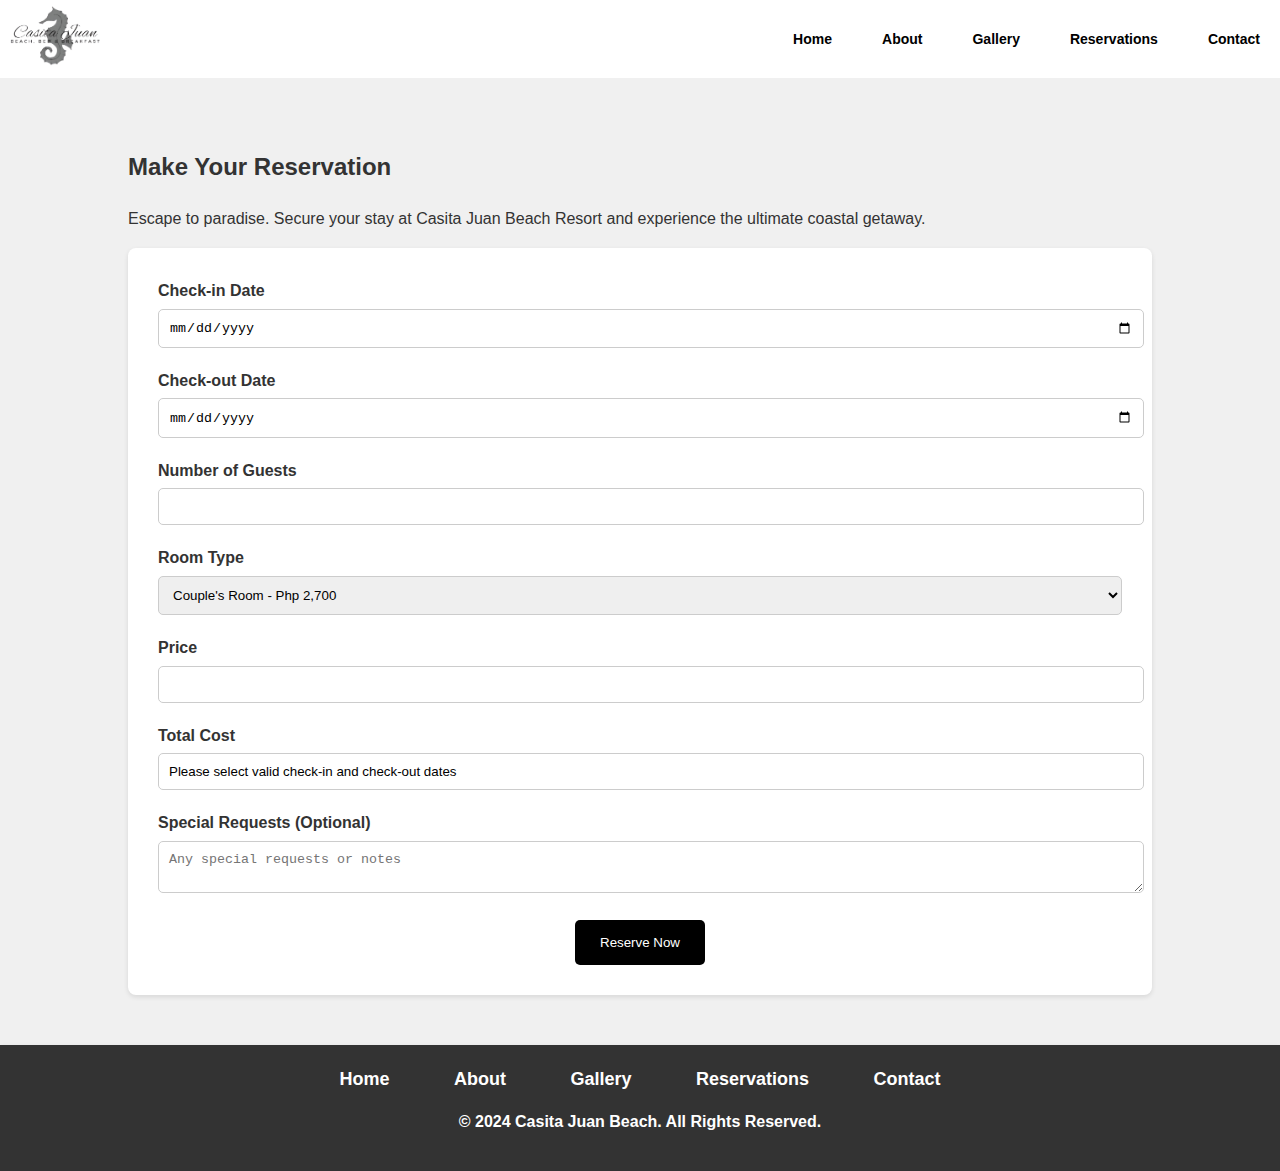
<file: reservation.html>
<!DOCTYPE html>
<html lang="en">
<head>
    <meta charset="UTF-8">
    <meta name="viewport" content="width=device-width, initial-scale=1.0">
    <title>Casita Juan Beach</title>
    <link rel="stylesheet" href="reservation.css">
    <link rel="stylesheet" href="https://cdnjs.cloudflare.com/ajax/libs/font-awesome/6.4.0/css/all.min.css" integrity="sha512-iecdLmaskl7CVkqkXNQ/ZH/XLlvWZOJyj7Yy7tcenmpD1ypASozpmT/E0iPtmFIB46ZmdtAc9eNBvH0H/ZpiBw==" crossorigin="anonymous" referrerpolicy="no-referrer" />
</head>
<body>

<header>
    <div class="header-content"> 
        <div class="logo">
            <img src="casita.png" alt="Casita Juan Beach Resort Logo">
        </div>
        <nav class="nav-bar">
            <ul class="nav-links">
                <li><a href="index.html"><i class="fas fa-home"></i> Home</a></li>
                <li><a href="about.html"><i class="fas fa-info-circle"></i> About</a></li>
                <li><a href="gallery.html"><i class="fas fa-images"></i> Gallery</a></li>
                <li><a href="reservation.html"><i class="fas fa-calendar-alt"></i> Reservations</a></li>
                <li><a href="contact.html"><i class="fas fa-phone-alt"></i> Contact</a></li>
            </ul>
            <div class="menu-icon">
                <span></span>
                <span></span>
                <span></span>
            </div>
        </nav>
    </div> 
</header>


<section class="reservation-section">
    <div class="container">
        <h2>Make Your Reservation</h2>
        <p>Escape to paradise. Secure your stay at Casita Juan Beach Resort and experience the ultimate coastal getaway.</p>

        <form id="reservationForm" class="reservation-form">
            <div class="input-group">
                <label for="check-in">Check-in Date</label>
                <input type="date" id="check-in" name="check-in" required>
            </div>

            <div class="input-group">
                <label for="check-out">Check-out Date</label>
                <input type="date" id="check-out" name="check-out" required>
            </div>

            <div class="input-group">
                <label for="guests">Number of Guests</label>
                <input type="number" id="guests" name="guests" min="1" required>
            </div>

            <div class="input-group">
                <label for="room">Room Type</label>
                <select id="room" name="room" required>
                    <option value="couple" data-price="2700">Couple's Room - Php 2,700</option>
                    <option value="loft2pax" data-price="3200">Loft Room (2 pax) - Php 3,200</option>
                    <option value="loft3pax" data-price="3750">Loft Room (3 pax) - Php 3,750</option>
                    <option value="loft4pax" data-price="4500">Loft Room (4 pax) - Php 4,500</option>
                    <option value="loft5pax" data-price="5250">Loft Room (5 pax) - Php 5,250 (Extra mattress & pillows)</option>
                    <option value="loft6pax" data-price="6000">Loft Room (6 pax) - Php 6,000 (2 extra mattresses & pillows)</option> 
                    <option value="exclusive17to20" data-price="22000">Exclusive Use of the Whole Casita (17-20 pax) - Php 22,000</option>
                    <option value="exclusive22to28" data-price="25000">Exclusive Use of the Whole Casita (22-28 pax) - Php 25,000</option>
                </select>
            </div>

            <div class="input-group">
                <label for="price">Price</label>
                <input type="text" id="price" name="price" readonly>
            </div>

            <div class="input-group">
                <label for="total">Total Cost</label>
                <input type="text" id="total-cost" name="total-cost" readonly>
            </div>

            <div class="input-group">
                <label for="special-requests">Special Requests (Optional)</label>
                <textarea id="special-requests" name="special-requests" placeholder="Any special requests or notes"></textarea>
            </div>

            <div class="actions">
                <button type="button" class="reserve-btn" onclick="validateAndRedirect()">Reserve Now</button>
            </div>
        </form>
    </div>
</section>

<footer>
    <div class="footer-menu">
        <ul>
            <li><a href="index.html">Home</a></li>
            <li><a href="about.html">About</a></li>
            <li><a href="gallery.html">Gallery</a></li>
            <li><a href="reservation.html">Reservations</a></li>
            <li><a href="contact.html">Contact</a></li>
        </ul>
    </div>
    <p>&copy; 2024 Casita Juan Beach. All Rights Reserved.</p>
</footer>

<script>
  
    document.querySelector('.menu-icon').addEventListener('click', function() {
        this.classList.toggle('active');
        document.querySelector('.nav-links').classList.toggle('active');
    });

    
    function validateAndRedirect() {
        var form = document.getElementById('reservationForm');
        var checkIn = document.getElementById('check-in').value;
        var checkOut = document.getElementById('check-out').value;
        var guests = document.getElementById('guests').value;
        var room = document.getElementById('room').value;

        if (!checkIn || !checkOut || !guests || !room) {
            alert("Please fill in all required fields before proceeding.");
            return; 
        }

        window.location.href = 'after.html';
    }

    
    document.getElementById('room').addEventListener('change', updateReservationDetails);
    document.getElementById('check-in').addEventListener('change', updateReservationDetails);
    document.getElementById('check-out').addEventListener('change', updateReservationDetails);

    function updateReservationDetails() {
        var selectedOption = document.getElementById('room').selectedOptions[0];
        var pricePerNight = parseFloat(selectedOption.getAttribute('data-price'));

        var checkInDate = new Date(document.getElementById('check-in').value);
        var checkOutDate = new Date(document.getElementById('check-out').value);

        var timeDifference = checkOutDate - checkInDate;
        var numberOfNights = timeDifference / (1000 * 3600 * 24);

        if (numberOfNights > 0) {
            var totalCost = pricePerNight * numberOfNights;
            document.getElementById('price').value = 'Php ' + pricePerNight.toLocaleString() + ' per night';
            document.getElementById('total-cost').value = 'Php ' + totalCost.toLocaleString();
        } else {
            document.getElementById('price').value = '';
            document.getElementById('total-cost').value = 'Please select valid check-in and check-out dates';
        }
    }

    window.onload = function() {
        updateReservationDetails();
    };
</script>

</body>
</html>
</file>
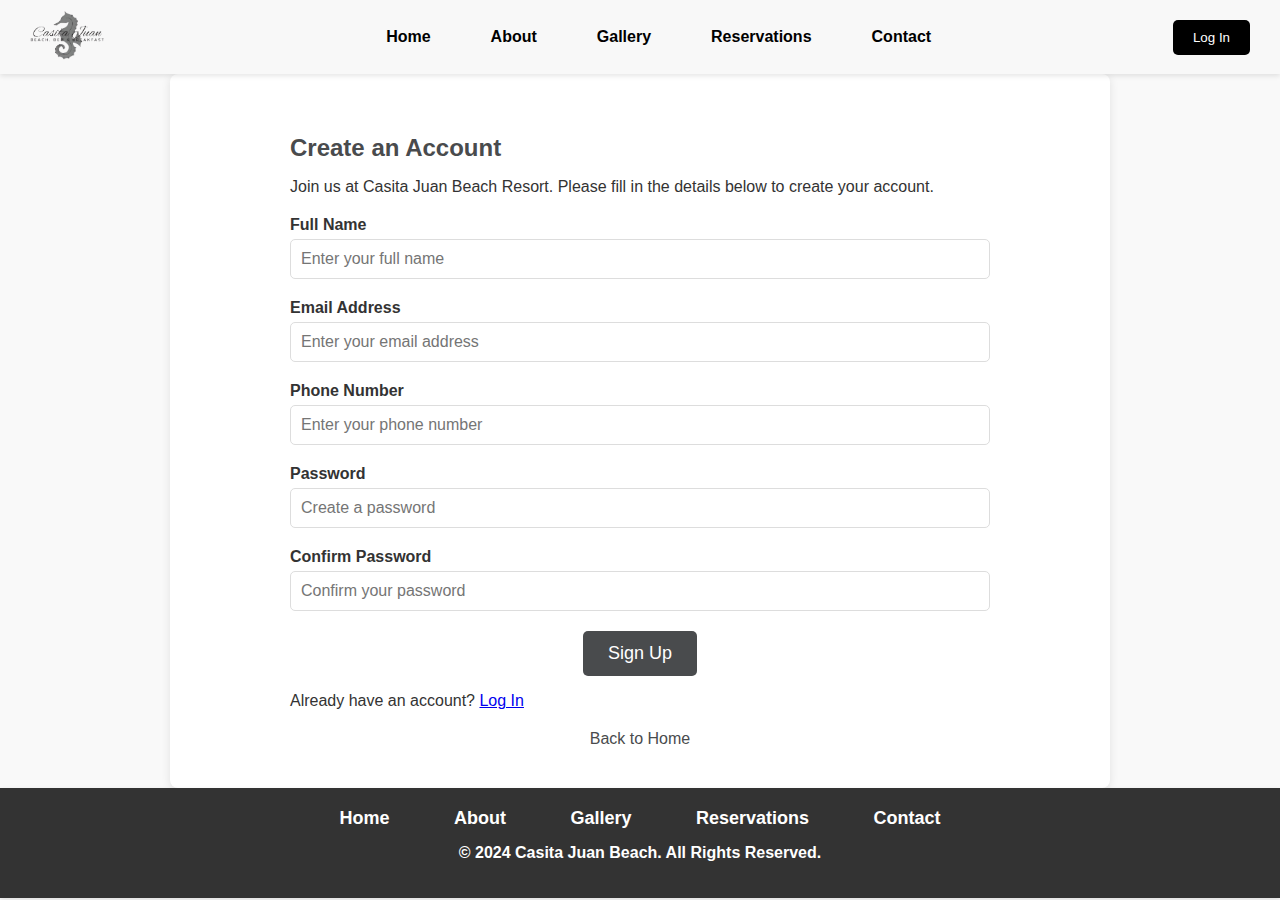
<file: signup.html>
<!DOCTYPE html>
<html lang="en">
<head>
    <meta charset="UTF-8">
    <meta name="viewport" content="width=device-width, initial-scale=1.0">
    <title>Sign Up - Casita Juan Beach Resort</title>
    <link rel="stylesheet" href="signup.css">
    <link rel="stylesheet" href="https://cdnjs.cloudflare.com/ajax/libs/font-awesome/6.4.0/css/all.min.css" integrity="sha512-iecdLmaskl7CVkqkXNQ/ZH/XLlvWZOJyj7Yy7tcenmpD1ypASozpmT/E0iPtmFIB46ZmdtAc9eNBvH0H/ZpiBw==" crossorigin="anonymous" referrerpolicy="no-referrer" />
</head>
<body>

    <header>
        <div class="header-content"> 
            <div class="logo">
                <img src="casita.png" alt="Casita Juan Beach Resort Logo">
            </div>
            <nav class="nav-bar">
                <ul class="nav-links">
                    <li><a href="index.html">Home</a></li>
                    <li><a href="about.html">About</a></li>
                    <li><a href="gallery.html">Gallery</a></li>
                    <li><a href="reservation.html">Reservations</a></li>
                    <li><a href="contact.html">Contact</a></li>
                </ul>
                <div class="menu-icon">
                    <span></span>
                    <span></span>
                    <span></span>
                </div>
            </nav>
            <form action="loginpage.html" method="get">
                <button type="submit" class="login-button">Log In</button>
            </form>
        </div> 
        <script> 
        document.addEventListener('DOMContentLoaded', () => {
            const menuIcon = document.querySelector('.menu-icon');
            const navLinks = document.querySelector('.nav-links');
        
            menuIcon.addEventListener('click', () => {
                navLinks.classList.toggle('active');
            });
        });
        </script>
    </header>

    <section class="sign-up-section">
        <div class="sign-up-container">
            <h2>Create an Account</h2>
            <p>Join us at Casita Juan Beach Resort. Please fill in the details below to create your account.</p>

            <form action="welcome.html" method="POST" class="sign-up-form">
                <div class="input-group">
                    <label for="full-name">Full Name</label>
                    <input type="text" id="full-name" name="full-name" placeholder="Enter your full name" required>
                </div>

                <div class="input-group">
                    <label for="email">Email Address</label>
                    <input type="email" id="email" name="email" placeholder="Enter your email address" required>
                </div>

                <div class="input-group">
                    <label for="phone">Phone Number</label>
                    <input type="tel" id="phone" name="phone" placeholder="Enter your phone number" required>
                </div>

                <div class="input-group">
                    <label for="password">Password</label>
                    <input type="password" id="password" name="password" placeholder="Create a password" required>
                </div>

                <div class="input-group">
                    <label for="confirm-password">Confirm Password</label>
                    <input type="password" id="confirm-password" name="confirm-password" placeholder="Confirm your password" required>
                </div>

                <div class="actions">
                    <button type="submit" class="sign-up-btn">Sign Up</button>
                </div>
            </form>

            <div class="login-link">
                <p>Already have an account? <a href="loginpage.html">Log In</a></p>
            </div>
        </div>

        <div class="back-link">
            <a href="index.html" class="back-btn">Back to Home</a>
        </div>
    </section>

    <footer>
        <div class="footer-menu">
            <ul>
                <li><a href="index.html">Home</a></li>
                <li><a href="about.html">About</a></li>
                <li><a href="gallery.html">Gallery</a></li>
                <li><a href="reservation.html">Reservations</a></li>
                <li><a href="contact.html">Contact</a></li>
            </ul>
        </div>
        <p>&copy; 2024 Casita Juan Beach. All Rights Reserved.</p>
    </footer>
    

</body>
</html>
</file>
<file: styles.css>
body {
    font-family: 'Arial', sans-serif;
    margin: 0;
    padding: 0;
    background: linear-gradient(135deg, rgba(146, 147, 148, 0.6), rgba(125, 128, 133, 0.6));
    background-size: cover; 
    background-position: center;
    color: #333;
    line-height: 1.6;
}

header {
    display: flex;
    justify-content: space-between;
    align-items: center;
    padding: 5px 10px;
    box-shadow: 0 2px 10px rgba(0, 0, 0, 0.1);
    background-color: rgba(255, 255, 255, 0.9); 
    z-index: 100;
    transition: background-color 0.3s ease;
    
}
header:hover {
    background-color: rgba(255, 255, 255, 1); 
}

.header-content { 
    display: flex;
    justify-content: space-between;
    align-items: center;
    width: 100%;
}

.logo img {
    width: 90px; 
    height: auto; 
    transition: transform 0.3s ease;
}
.logo img:hover {
    transform: scale(1.1); 
}


.nav-bar {
    display: flex;
    align-items: center;
    gap: 20px;
}

.nav-links {
    list-style: none;
    display: flex;
    gap: 30px;
}

.nav-links li {
    display: flex;
}
.nav-links.active {
    display: flex;
    transform: translateX(0);
}
.nav-links a {
    text-decoration: none;
    color: #000;
    font-weight: bold;
    padding: 6px 10px;
    font-size: 14px; 
}

.nav-links a:hover {
    color: #f9f9f9;
    background-color: #333;
}
.close-menu {
    position: absolute;
    top: 20px;
    right: 20px;
    cursor: pointer;
    font-size: 30px;
    color: #000;
    z-index: 103;
}

.menu-icon.active + .nav-links .close-menu {
    display: block;
}
.menu-icon {
    display: none;
    flex-direction: column;
    cursor: pointer;
}

.menu-icon span {
    background-color: #000;
    height: 3px;
    width: 25px;
    margin-bottom: 4px;
    transition: transform 0.3s ease;
}
.menu-icon.active span:nth-child(1) {
    transform: rotate(45deg) translate(5px, 5px); 
}

.menu-icon.active span:nth-child(2) {
    opacity: 0; 
}

.menu-icon.active span:nth-child(3) {
    transform: rotate(-45deg) translate(5px, -5px); 

}

@media (max-width: 768px) {
    .nav-links {
        display: none;
        flex-direction: column;
        position: absolute;
        top: 60px;
        right: 0;
        background-color: #eae2e2;
        width: 100%;
        z-index: 105;
        transition: transform 0.3s ease;
    }

    .nav-links.active {
        display: flex;
        transform: translateX(0); 
    }

    .menu-icon {
        display: flex;
        z-index: 106; 
    }

    .header-content {
        flex-direction: row;
        align-items: center;
        justify-content: space-between; 
    }
}


.hero {
    z-index: 1;
    position: relative; 
}


.hero {
    position: relative;
    height: 100vh; 
    display: flex;
    justify-content: center;
    align-items: center;
    overflow: hidden;
    background-color: #252424;
    z-index: 1;
}

.slider {
    position: relative;
    width: 100%;
    height: 100%;
    overflow: hidden; 
}

.slider img {
    width: 80%; 
    height: 60%; 
    object-fit: cover; 
    position: absolute;
    top: 50%; 
    left: 50%; 
    transform: translate(-50%, -50%); 
    border: 5px solid #fff; 
    border-radius: 10px;
    transition: opacity 0.5s ease;
}


.mySlides {
    width: 100%;
    height: 100%;
    object-fit: cover;
    transition: all 0.5s ease-in-out;
}


.slider-nav {
    position: absolute;
    top: 50%;
    width: 100%;
    display: flex;
    justify-content: space-between;
    transform: translateY(-50%);
    z-index: 10;
}

.slider-nav a {
    background-color: rgba(0, 0, 0, 0.5);
    color: #fff;
    border: none;
    padding: 10px;
    cursor: pointer;
    font-size: 24px;
    border-radius: 50%;
    transition: background-color 0.3s ease;
}

.slider-nav a:hover {
    background-color: rgba(0, 0, 0, 0.8);
}


.dots {
    text-align: center;
    position: absolute;
    bottom: 20px;
    left: 50%;
    transform: translateX(-50%);
    z-index: 10;
}

.dot {
    cursor: pointer;
    height: 12px;
    width: 12px;
    margin: 0 5px;
    background-color: #bbb;
    border-radius: 50%;
    display: inline-block;
    transition: background-color 0.3s ease;
}

.dot.active {
    background-color: #ffffff;
}




.hero-text {
    position: absolute;
    bottom: 30px;
    left: 50%;
    transform: translateX(-50%); 
    text-align: center;
    color: rgb(231, 230, 230);
    background-color: rgba(0, 0, 0, 0.5); 
    padding: 20px;
    border-radius: 10px;
    width: 50%; 
    box-sizing: border-box;
}

.hero-text h1 {
    font-size: 2.5rem;
    margin-bottom: 10px;
}

.hero-text p {
    font-size: 1.5rem;
    margin-bottom: 20px;
}


@media (max-width: 768px) {
    .hero-text {
        width: 90%;
    }

    .hero-text h1 {
        font-size: 2rem; 
    }

    .hero-text p {
        font-size: 1.2rem; 
    }

    .slider-nav a {
        font-size: 20px; 
    }
}

@media (max-width: 480px) {
    .hero-text {
        width: 90%;
    }

    .hero-text h1 {
        font-size: 1.8rem; 
    }

    .hero-text p {
        font-size: 1rem; 
    }

    .slider-nav a {
        font-size: 18px; 
    }
}


.cta-button {
    background-color: black;
    color: white;
    padding: 15px 30px;
    text-decoration: none;
    font-weight: bold;
    border-radius: 5px;
    display: inline-block;
    margin-top: 20px;
    transition: transform 0.3s ease, background-color 0.3s ease;
}

.cta-button:hover {
    background-color: #777a7e;
    transform: scale(1.2);
}
.benefits {
    text-align: center;
    padding: 50px;
    background-color: #fff;
}

.benefit-slider {
    display: flex;
    overflow-x: auto;
}

.benefit-item {
    min-width: 300px; 
    margin-right: 20px;
    padding: 20px;
    border: 1px solid #ddd;
    text-align: center;
}

.testimonials {
    position: relative;
    padding: 50px;
    background-color: #fff;
}

.testimonial-slider {
    display: flex;
    overflow-x: auto;
}

.testimonial-item {
    min-width: 300px;
    margin-right: 20px;
    padding: 20px;
    border: 1px solid #ddd;
    text-align: center;
}


.features {
    padding: 50px;
    background-color: #fff;
}

.feature-slider {
    display: flex;
    overflow-x: auto;
}

.feature-item {
    min-width: 300px;
    margin-right: 20px;
    padding: 20px;
    border: 1px solid #ddd;
    text-align: center;
}



.signup {
    max-width: 400px;
    margin: 40px auto;
    text-align: center;
}

.signup h2 {
    font-size: 24px;
    margin-bottom: 20px;
}


.signup {
    max-width: 400px;
    margin: 40px auto;
    text-align: center;
}

.signup h2 {
    font-size: 24px;
    margin-bottom: 20px;
}


.input-box {
    position: relative;
    margin-bottom: 10px;
}

.input-box input {
    width: 100%;
    padding: 12px 20px;
    font-size: 16px;
    border-radius: 30px;
    border: 1px solid #ccc;
    background-color: #f9f9f9;
    color: #333;
    outline: none;
    box-sizing: border-box;
    transition: all 0.3s ease;
}



button {
    background-color: black;  
    color: white;  
    border: none;
    padding: 15px 30px;
    font-size: 16px;
    font-weight: 600;
    border-radius: 30px;
    cursor: pointer;
    transition: all 0.3s ease;
    width: 100%;
    margin-top: 10px;
}


button:hover {
    background-color: #777a7e; 
    box-shadow: 0 10px 15px rgba(0, 0, 0, 0.1);
}


.social-media a {
    margin-right: 10px;
    color: #fff;
}
.social-media-section {
    text-align: center;
    padding: 20px 0;
}

.social-media {
    display: inline-block;
}

.social-media a {
    font-size: 24px;
    margin: 0 10px;
    color: #333;
}

footer {
    background-color: #333;
    color: #fff;
    padding: 20px 0;
    text-align: center;
    box-shadow: 0 2px 5px rgba(0, 0, 0, 0.1);
}

.footer-menu ul {
    list-style: none;
    padding: 0;
    margin: 0;
    display: inline-block;
}

.footer-menu li {
    display: inline-block;
    margin: 0 10px;
}

.footer-menu a {
    color: #fff;
    text-decoration: none;
    font-weight: bold;
    padding: 10px 20px;
    font-size: 18px; 
    transition: font-size 0.3s ease, padding 0.3s ease;
}

.footer-menu a:hover {
    text-decoration: underline;
}

footer p {
    font-weight: bold;
    font-size: 16px;
    margin-top: 15px;
}


@media (max-width: 768px) {
    .footer-menu {
        display: block;
    }

    .footer-menu ul {
        text-align: center; 
        padding: 0;
    }

    .footer-menu li {
        display: block; 
        margin: 5px 0;
    }

    .footer-menu a {
        font-size: 14px; 
        padding: 5px 10px; 
    }
}
</file>
<file: about.css>
body {
    font-family: 'Arial', sans-serif;
    margin: 0;
    padding: 0;
    background: linear-gradient(135deg, rgba(146, 147, 148, 0.6), rgba(125, 128, 133, 0.6));
    background-size: cover; 
    background-position: center;
    color: #333;
    line-height: 1.6;
}

header {
    display: flex;
    justify-content: space-between;
    align-items: center;
    padding: 5px 10px;
    box-shadow: 0 2px 10px rgba(0, 0, 0, 0.1);
    background-color: rgba(255, 255, 255, 0.9); 
    z-index: 100;
    transition: background-color 0.3s ease;
    
}
header:hover {
    background-color: rgba(255, 255, 255, 1); 
}

.header-content { 
    display: flex;
    justify-content: space-between;
    align-items: center;
    width: 100%;
}

.logo img {
    width: 90px; 
    height: auto; 
    transition: transform 0.3s ease;
}
.logo img:hover {
    transform: scale(1.1); 
}


.nav-bar {
    display: flex;
    align-items: center;
    gap: 20px;
}

.nav-links {
    list-style: none;
    display: flex;
    gap: 30px;
}

.nav-links li {
    display: flex;
}
.nav-links.active {
    display: flex;
    transform: translateX(0);
}
.nav-links a {
    text-decoration: none;
    color: #000;
    font-weight: bold;
    padding: 6px 10px;
    font-size: 14px; 
}

.nav-links a:hover {
    color: #f9f9f9;
    background-color: #333;
}
.close-menu {
    position: absolute;
    top: 20px;
    right: 20px;
    cursor: pointer;
    font-size: 30px;
    color: #000;
    z-index: 103;
}

.menu-icon.active + .nav-links .close-menu {
    display: block;
}
.menu-icon {
    display: none;
    flex-direction: column;
    cursor: pointer;
}

.menu-icon span {
    background-color: #000;
    height: 3px;
    width: 25px;
    margin-bottom: 4px;
    transition: transform 0.3s ease;
}
.menu-icon.active span:nth-child(1) {
    transform: rotate(45deg) translate(5px, 5px); 
}

.menu-icon.active span:nth-child(2) {
    opacity: 0; 
}

.menu-icon.active span:nth-child(3) {
    transform: rotate(-45deg) translate(5px, -5px); 

}

@media (max-width: 768px) {
    .nav-links {
        display: none;
        flex-direction: column;
        position: absolute;
        top: 60px;
        right: 0;
        background-color: #eae2e2;
        width: 100%;
        z-index: 105;
        transition: transform 0.3s ease;
    }

    .nav-links.active {
        display: flex;
        transform: translateX(0); 
    }

    .menu-icon {
        display: flex;
        z-index: 106; 
    }

    .header-content {
        flex-direction: row;
        align-items: center;
        justify-content: space-between; 
    }
}


.slideshow-container {
    position: relative;
    width: 100%;
    max-width: 1000px; 
    margin: 0 auto;
    overflow: hidden;
}


.slideshow {
    display: flex;
    transition: transform 1s ease-in-out;
}

.resort-image {
    width: 100%;
    height: auto;
    object-fit: cover; 
}


.nav-buttons {
    position: absolute;
    top: 50%;
    width: 100%;
    display: flex;
    justify-content: space-between;
    transform: translateY(-50%);
}

.nav-button {
    background-color: rgba(0, 0, 0, 0.5);
    color: white;
    padding: 10px;
    border: none;
    cursor: pointer;
}


#about {
    padding: 50px 0;
}

.container {
    max-width: 800px;
    margin: 0 auto;
    padding: 20px;
    background-color: rgba(255, 255, 255, 0.8);
    box-shadow: 0 4px 8px rgba(0, 0, 0, 0.1);
    border-radius: 10px;
    text-align: center;
}

.container h2 {
    margin-bottom: 20px;
    color: #333;
}

.container p {
    line-height: 1.6;
    margin-bottom: 15px;
    color: #555;
}

.resort-image {
    width: 100%;
    height: auto;
    border-radius: 10px;
    margin-top: 20px;
}

footer {
    background-color: #333;
    color: #fff;
    padding: 20px 0;
    text-align: center;
    box-shadow: 0 2px 5px rgba(0, 0, 0, 0.1);
}

.footer-menu ul {
    list-style: none;
    padding: 0;
    margin: 0;
    display: inline-block;
}

.footer-menu li {
    display: inline-block;
    margin: 0 10px;
}

.footer-menu a {
    color: #fff;
    text-decoration: none;
    font-weight: bold;
    padding: 10px 20px;
    font-size: 18px; 
    transition: font-size 0.3s ease, padding 0.3s ease;
}

.footer-menu a:hover {
    text-decoration: underline;
}

footer p {
    font-weight: bold;
    font-size: 16px;
    margin-top: 15px;
}



@media (max-width: 768px) {
    .footer-menu {
        display: block;
    }

    .footer-menu ul {
        text-align: center; 
        padding: 0;
    }

    .footer-menu li {
        display: block; 
        margin: 5px 0;
    }

    .footer-menu a {
        font-size: 14px;
        padding: 5px 10px; 
    }
}
</file>
<file: afterbook.css>
body {
    font-family: 'Arial', sans-serif;
    margin: 0;
    padding: 0;
    background: linear-gradient(135deg, rgba(225, 228, 230, 0.6), rgba(125, 128, 133, 0.6));
    background-size: cover;
    background-position: center;
    color: #333;
    display: flex;
    justify-content: center;
    align-items: center;
    height: 100vh;
}

.thank-you-page {
    background-color: rgba(255, 255, 255, 0.9);
    padding: 40px;
    border-radius: 15px;
    box-shadow: 0 10px 30px rgba(0, 0, 0, 0.1);
    text-align: center;
    width: 80%;
    max-width: 600px;
}

.thank-you-message h1 {
    font-size: 36px;
    color: #333;
    margin-bottom: 20px;
    font-weight: bold;
}

.sub-message {
    font-size: 18px;
    color: #555;
    margin-bottom: 30px;
}

.booking-details {
    background-color: #f9f9f9;
    padding: 20px;
    border-radius: 10px;
    margin-bottom: 30px;
}

.booking-details h3 {
    font-size: 20px;
    font-weight: bold;
    color: #333;
    margin-bottom: 15px;
}

.booking-details p {
    font-size: 16px;
    color: #555;
    margin-bottom: 10px;
}

.thank-you-icon {
    width: 100px;
    margin-bottom: 20px;
}

.cta-button a {
    background-color: #333;
    color: white;
    padding: 12px 20px;
    text-decoration: none;
    border-radius: 5px;
    font-size: 16px;
    margin: 5px;
    display: inline-block;
    transition: all 0.3s ease;
}

.cta-button a:hover {
    background-color: #777a7e;
    transform: scale(1.05);
}
.home-button {
    background-color: 333; 
    color: white;
    padding: 10px 20px;
    text-decoration: none;
    border-radius: 5px;
    font-size: 16px;
    margin-right: 10px; 
}

.home-button:hover {
    background-color: #777a7e; 
}
</file>
<file: booking.css>
body {
  font-family: 'Arial', sans-serif;
  margin: 0;
  padding: 0;
  background: linear-gradient(135deg, rgba(146, 147, 148, 0.6), rgba(125, 128, 133, 0.6));
  background-size: cover; 
  background-position: center;
  color: #333;
  line-height: 1.6;
}

.back-button {
  background-color: #000000;
  color: #fff;
  border: none;
  padding: 10px 20px;
  font-size: 16px;
  cursor: pointer;
  border-radius: 5px;
  text-align: center;
  transition: background-color 0.3s ease, transform 0.3s ease;
  display: inline-flex;
  align-items: center;
}

.back-button:hover {
  background-color: #7c7c7c; 
  transform: scale(1.05);
}

.back-button i {
  margin-right: 8px; 
}


.back-button i {
  font-size: 18px; 
}


.back-button-container {
  margin-top: 20px;
  text-align: center;
}


.back-button-with-icon {
  display: inline-flex;
  align-items: center;
}

.back-button-with-icon i {
  margin-right: 8px;
}

#rooms {
  padding: 100px 20px 40px;
  text-align: center;
}

h2 {
  font-size: 40px;
  color: #333;
  margin-bottom: 20px;
  font-weight: 600;
  text-align: center;
  text-transform: capitalize;
}

h2 span {
  color: #727272; 
}

p {
  font-size: 18px;
  color: #555;
  line-height: 1.6;
  margin-bottom: 30px;
  max-width: 800px;
  margin-left: auto;
  margin-right: auto;
  text-align: center;
}


.room-cards {
  display: grid;
  grid-template-columns: repeat(auto-fill, minmax(300px, 1fr));
  gap: 30px;
}

.room-card {
  background-color: #fff;
  border-radius: 10px;
  box-shadow: 0 6px 15px rgba(0, 0, 0, 0.1);
  padding: 25px;
  text-align: left;
  transition: all 0.3s ease;
}

.room-card:hover {
  transform: translateY(-10px);
  box-shadow: 0 10px 30px rgba(0, 0, 0, 0.1);
}

.room-card img {
  width: 100%;
  border-radius: 8px;
  object-fit: cover;
  height: 250px;
}

.room-card h3 {
  font-size: 26px;
  color: #333;
  margin-top: 15px;
  font-weight: 600;
}

.room-card p {
  font-size: 18px;
  margin-bottom: 15px;
  color: #777;
}

.room-card ul {
  list-style-type: none;
  font-size: 16px;
  margin-bottom: 15px;
  color: #555;
}

.room-card ul li {
  margin-bottom: 8px;
}

.room-card .book-button {
  background-color: #000;
  color: #fff;
  border: none;
  padding: 12px 25px;
  font-size: 16px;
  cursor: pointer;
  border-radius: 4px;
  transition: all 0.3s ease;
}

.room-card .book-button:hover {
  background-color: #777a7e;
  transform: scale(1.1);
}

footer {
  background-color: #333;
  color: #fff;
  text-align: center;
  padding: 25px 0;
  position: relative;
  bottom: 0;
  width: 100%;
}

footer p {
  font-size: 16px;
  font-weight: 400;
  letter-spacing: 1px;
}

@media (max-width: 768px) {
  .menu-icon {
    display: block;
  }

  .nav-links {
    position: absolute;
    top: 60px;
    right: 0;
    background-color: #f8f8f8;
    width: 200px;
    padding: 10px 0;
    display: none;
    flex-direction: column;
  }

  .nav-links.active {
    display: flex;
  }

  .nav-links li {
    margin-right: 0;
    margin-bottom: 10px;
  }

  .nav-links a {
    padding: 12px;
    text-align: center;
    font-size: 16px;
  }
}

.book-now-button {
  background-color: #000;
  color: #fff;
  border: none;
  padding: 10px 18px;
  font-size: 16px;
  cursor: pointer;
  border-radius: 5px;
  width: auto;
  margin-top: 10px;
  text-align: center;
  text-decoration: none; /* Remove underline */
  transition: transform 0.3s ease, background-color 0.3s ease;
}

.book-now-button:hover {
  background-color: #777a7e;
  transform: scale(1.05);
}



/* Enhanced booking form styles */
.room-card .booking-form {
  display: flex;
  flex-direction: column;
  gap: 15px;
}

.room-card .booking-form label {
  font-size: 16px;
  color: #333;
  font-weight: bold;
}

.room-card .booking-form input[type="date"] {
  padding: 10px;
  font-size: 16px;
  border: 1px solid #ddd;
  border-radius: 5px;
  width: 100%;
  background-color: #f8f8f8;
  color: #333;
}

.room-card .booking-form input[type="date"]:focus {
  outline: none;
  border-color: #000;
  background-color: #fff;
}

.room-card .booking-form p {
  font-size: 16px;
  color: #333;
}

.room-card .booking-form .book-now-button {
  margin-top: 20px;
  width: auto; /* Adjusted width */
}

.room-card .booking-form .dates-container {
  display: flex;
  flex-direction: column;
  gap: 10px;
}
</file>
<file: contact.css>
body {

        font-family: 'Arial', sans-serif;
        margin: 0;
        padding: 0;
        background: linear-gradient(135deg, rgba(146, 147, 148, 0.6), rgba(125, 128, 133, 0.6));
        background-size: cover; 
        background-position: center;
        color: #333;
        line-height: 1.6;
    }
    
    header {
        display: flex;
        justify-content: space-between;
        align-items: center;
        padding: 5px 10px;
        box-shadow: 0 2px 10px rgba(0, 0, 0, 0.1);
        background-color: rgba(255, 255, 255, 0.9); 
        z-index: 100;
        transition: background-color 0.3s ease;
        
    }
    header:hover {
        background-color: rgba(255, 255, 255, 1); 
    }
    
    .header-content { 
        display: flex;
        justify-content: space-between;
        align-items: center;
        width: 100%;
    }
    
    .logo img {
        width: 90px; 
        height: auto; 
        transition: transform 0.3s ease;
    }
    .logo img:hover {
        transform: scale(1.1); 
    }
    
    
    .nav-bar {
        display: flex;
        align-items: center;
        gap: 20px;
    }
    
    .nav-links {
        list-style: none;
        display: flex;
        gap: 30px;
    }
    
    .nav-links li {
        display: flex;
    }
    .nav-links.active {
        display: flex;
        transform: translateX(0);
    }
    .nav-links a {
        text-decoration: none;
        color: #000;
        font-weight: bold;
        padding: 6px 10px;
        font-size: 14px; 
    }
    
    .nav-links a:hover {
        color: #f9f9f9;
        background-color: #333;
    }
    .close-menu {
        position: absolute;
        top: 20px;
        right: 20px;
        cursor: pointer;
        font-size: 30px;
        color: #000;
        z-index: 103;
    }
    
    .menu-icon.active + .nav-links .close-menu {
        display: block;
    }
    .menu-icon {
        display: none;
        flex-direction: column;
        cursor: pointer;
    }
    
    .menu-icon span {
        background-color: #000;
        height: 3px;
        width: 25px;
        margin-bottom: 4px;
        transition: transform 0.3s ease;
    }
    .menu-icon.active span:nth-child(1) {
        transform: rotate(45deg) translate(5px, 5px); 
    }
    
    .menu-icon.active span:nth-child(2) {
        opacity: 0; 
    }
    
    .menu-icon.active span:nth-child(3) {
        transform: rotate(-45deg) translate(5px, -5px); 
    
    }
    
    @media (max-width: 768px) {
        .nav-links {
            display: none;
            flex-direction: column;
            position: absolute;
            top: 60px;
            right: 0;
            background-color: #eae2e2;
            width: 100%;
            z-index: 105;
            transition: transform 0.3s ease;
        }
    
        .nav-links.active {
            display: flex;
            transform: translateX(0); 
        }
    
        .menu-icon {
            display: flex;
            z-index: 106; 
        }
    
        .header-content {
            flex-direction: row;
            align-items: center;
            justify-content: space-between; 
        }
    }




.contact-section {
    position: relative;
    background-image: url('gallery11.jpg'); 
    background-size: cover;
    background-position: center;
    background-attachment: fixed;
    padding: 100px 20px;
    display: flex;
    justify-content: center;
    align-items: center;
    background-color: rgba(0, 0, 0, 0.5); 
}

.contact-section h2 {
    font-family: 'Georgia', serif;
    font-weight: 700;
    letter-spacing: 2px;
    margin-bottom: 30px;
    font-size: 36px;
    text-transform: uppercase;
    color: #fff; 
    text-shadow: 2px 2px 4px rgba(0, 0, 0, 0.6); 
    text-align: center;
}


.contact-container {
    display: flex;
    justify-content: space-between;
    gap: 20px;
    flex-wrap: wrap;
    width: 100%;
    margin-top: 30px;
}


.zoom-container {
    position: relative;
    overflow: hidden;
    width: 100%;
    height: 500px; 
    margin-top: 20px;
}

.zoom-image {
    transition: transform 0.3s ease;
    width: 100%;
    height: 100%;
    object-fit: cover;
}


.zoom-buttons {
    position: absolute;
    top: 10px;
    right: 10px;
    z-index: 10;
}

.zoom-buttons button {
    background-color: rgba(0, 0, 0, 0.5);
    color: white;
    border: none;
    padding: 10px;
    margin: 5px;
    cursor: pointer;
    border-radius: 5px;
}

.zoom-buttons button:hover {
    background-color: rgba(0, 0, 0, 0.7);
}


.contact-info, .contact-form {
    padding: 30px;
    border-radius: 10px;
    box-shadow: 0 8px 16px rgba(0, 0, 0, 0.1);
    flex: 1;
    max-width: 32%;
    margin: 0 auto;
    text-align: center;
    transition: transform 0.3s ease;
    background-color: rgba(0, 0, 0, 0.6);
    color: #fff; 
}

.contact-info:hover, .contact-form:hover {
    transform: scale(1.05);
}

.contact-info h3, .contact-form h3 {
    font-size: 28px;
    font-weight: bold;
    color: #fff;
    margin-bottom: 20px;
}

.contact-info p, .contact-form label {
    font-size: 16px;
    line-height: 1.5;
    margin-bottom: 15px;
    color: #fff; 
}

.contact-form input,
.contact-form textarea {
    width: 100%;
    padding: 12px;
    border: 1px solid #ddd;
    border-radius: 6px;
    box-sizing: border-box;
    margin-bottom: 20px;
    background-color: #f9f9f9; 
    font-size: 16px;
    color: #333;
    transition: border-color 0.3s ease;
}

.contact-form input:focus,
.contact-form textarea:focus {
    outline: none;
    border-color: #333;
}

.contact-form button {
    color: #fff;
    background-color: #333;
    padding: 12px 30px;
    border: none;
    border-radius: 6px;
    font-size: 16px;
    cursor: pointer;
    transition: transform 0.3s ease, background-color 0.3s ease;
    display: block;
    margin: 0 auto;
}

.contact-form button:hover {
    background-color: #555; 
    transform: scale(1.1);
}


.social-media a {
    font-size: 30px;
    margin: 0 15px;
    color: #fff; 
    transition: color 0.3s ease;
}

.social-media a:hover {
    color: #ccc8c8;
}


footer {
    background-color: #333;
    color: #fff;
    padding: 20px 0;
    text-align: center;
    box-shadow: 0 2px 5px rgba(0, 0, 0, 0.1);
}

.footer-menu ul {
    list-style: none;
    padding: 0;
    margin: 0;
    display: inline-block;
}

.footer-menu li {
    display: inline-block;
    margin: 0 10px;
}

.footer-menu a {
    color: #fff;
    text-decoration: none;
    font-weight: bold;
    padding: 10px 20px;
    font-size: 18px;
    transition: font-size 0.3s ease, padding 0.3s ease;
}

.footer-menu a:hover {
    text-decoration: underline;
}

footer p {
    font-weight: bold;
    font-size: 16px;
    margin-top: 15px;
}


@media (max-width: 768px) {
   
    .contact-container {
        flex-direction: column;
        align-items: center;
    }

   
    .zoom-container {
        width: 100%;
        height: 300px; 
    }

    .contact-info, .contact-form {
        max-width: 90%; 
        margin-bottom: 20px;
    }

    .footer-menu {
        display: block;
    }

    .footer-menu ul {
        text-align: center;
        padding: 0;
    }

    .footer-menu li {
        display: block;
        margin: 5px 0;
    }

    .footer-menu a {
        font-size: 14px;
        padding: 5px 10px;
    }
}

@media (max-width: 480px) {
    
    .contact-section h2 {
        font-size: 28px;
    }

    .contact-info h3, .contact-form h3 {
        font-size: 24px;
    }

    .contact-info p, .contact-form label {
        font-size: 14px;
    }

    .contact-form input,
    .contact-form textarea {
        font-size: 14px;
    }
}
.back-button {
    background-color: #333;
    color: #fff;
    padding: 12px 30px;
    font-size: 16px;
    border: none;
    border-radius: 5px;
    cursor: pointer;
    transition: background-color 0.3s ease, transform 0.3s ease;
}

.back-button:hover {
    background-color: #555;
    transform: scale(1.05);
}

.back-button:active {
    background-color: #222;
}

#thankYouMessage {
    color: #ddd;
    margin-top: 20px;
}


.contact-form button {
    background-color: #333;
    color: #fff;
    padding: 12px 30px;
    font-size: 16px;
    border: none;
    border-radius: 6px;
    cursor: pointer;
    transition: background-color 0.3s ease, transform 0.3s ease;
}

.contact-form button:hover {
    background-color: #555;
    transform: scale(1.05);
}
</file>
<file: gallery.css>
body {
  font-family: 'Arial', sans-serif;
  margin: 0;
  padding: 0;
  background: linear-gradient(135deg, rgba(146, 147, 148, 0.6), rgba(125, 128, 133, 0.6));
  background-size: cover; 
  background-position: center;
  color: #333;
  line-height: 1.6;
}

header {
  display: flex;
  justify-content: space-between;
  align-items: center;
  padding: 5px 10px;
  box-shadow: 0 2px 10px rgba(0, 0, 0, 0.1);
  background-color: rgba(255, 255, 255, 0.9); 
  z-index: 100;
  transition: background-color 0.3s ease;
  
}
header:hover {
  background-color: rgba(255, 255, 255, 1); 
}

.header-content { 
  display: flex;
  justify-content: space-between;
  align-items: center;
  width: 100%;
}

.logo img {
  width: 90px; 
  height: auto; 
  transition: transform 0.3s ease;
}
.logo img:hover {
  transform: scale(1.1); 
}


.nav-bar {
  display: flex;
  align-items: center;
  gap: 20px;
}

.nav-links {
  list-style: none;
  display: flex;
  gap: 30px;
}

.nav-links li {
  display: flex;
}
.nav-links.active {
  display: flex;
  transform: translateX(0);
}
.nav-links a {
  text-decoration: none;
  color: #000;
  font-weight: bold;
  padding: 6px 10px;
  font-size: 14px; 
}

.nav-links a:hover {
  color: #f9f9f9;
  background-color: #333;
}
.close-menu {
  position: absolute;
  top: 20px;
  right: 20px;
  cursor: pointer;
  font-size: 30px;
  color: #000;
  z-index: 103;
}

.menu-icon.active + .nav-links .close-menu {
  display: block;
}
.menu-icon {
  display: none;
  flex-direction: column;
  cursor: pointer;
}

.menu-icon span {
  background-color: #000;
  height: 3px;
  width: 25px;
  margin-bottom: 4px;
  transition: transform 0.3s ease;
}
.menu-icon.active span:nth-child(1) {
  transform: rotate(45deg) translate(5px, 5px); 
}

.menu-icon.active span:nth-child(2) {
  opacity: 0; 
}

.menu-icon.active span:nth-child(3) {
  transform: rotate(-45deg) translate(5px, -5px); 

}

@media (max-width: 768px) {
  .nav-links {
      display: none;
      flex-direction: column;
      position: absolute;
      top: 60px;
      right: 0;
      background-color: #eae2e2;
      width: 100%;
      z-index: 105;
      transition: transform 0.3s ease;
  }

  .nav-links.active {
      display: flex;
      transform: translateX(0); 
  }

  .menu-icon {
      display: flex;
      z-index: 106; 
  }

  .header-content {
      flex-direction: row;
      align-items: center;
      justify-content: space-between; 
  }
}
.gallery-section {
  text-align: center;
  padding: 50px 20px;
}

.gallery-section h1 {
  font-size: 36px;
  color: #333;
  margin-bottom: 20px;
}

.gallery-section p {
  font-size: 18px;
  color: #777;
  margin-bottom: 40px;
}

.gallery-container {
  display: grid;
  grid-template-columns: repeat(auto-fill, minmax(250px, 1fr));
  gap: 20px;
  justify-items: center;
}

.gallery-item {
  position: relative;
  overflow: hidden;
  border-radius: 10px;
  box-shadow: 0 4px 10px rgba(0, 0, 0, 0.1);
  transition: 150ms ease;
}

.gallery-item:hover {
  scale: 1.05;
  z-index: 10000;
}

.gallery-image {
  width: 100%;
  height: 300px; 
  object-fit: cover; 
  transition: transform 0.3s ease, background-color 0.3s ease;
}

.gallery-image:hover {
  transform: scale(1.1);
}


.overlay {
  position: absolute;
  top: 0;
  left: 0;
  right: 0;
  bottom: 0;
  background-color: rgba(0, 0, 0, 0.6);
  display: flex;
  justify-content: center;
  align-items: center;
  opacity: 0;
  transition: opacity 0.3s ease;
}

.overlay i {
  color: #fff;
  font-size: 30px;
}

.gallery-item:hover .overlay {
  opacity: 1;
}

  
    .room-section h2 {
        font-size: 36px;
        font-weight: bold;
        text-align: center;
        margin-bottom: 20px;
    }

    .room-section p {
        text-align: center;
        font-size: 18px;
        margin-bottom: 30px;
        color: #555;
    }


    .room-container {
        display: grid;
        grid-template-columns: repeat(auto-fill, minmax(250px, 1fr));
        gap: 30px;
        padding: 0 20px;
        justify-items: center;
    }

    
    .room-item {
        background-color: #fff;
        border-radius: 10px;
        overflow: hidden;
        box-shadow: 0 4px 8px rgba(0, 0, 0, 0.1);
        text-align: center;
        padding: 15px;
        transition: transform 0.3s ease;
    }

    .room-item:hover {
        transform: scale(1.05);
    }

    .room-image {
        width: 100%;
        height: 200px;
        object-fit: cover;
        border-radius: 8px;
    }

    .room-item h3 {
        font-size: 24px;
        margin: 15px 0;
        color: #333;
    }

  
    .room-rating {
        display: flex;
        justify-content: center;
        gap: 5px;
    }

    .room-rating span {
        font-size: 20px;
        color: gold;
    }

 
    @media (max-width: 768px) {
        .room-section h2 {
            font-size: 30px;
        }

        .room-container {
            grid-template-columns: repeat(auto-fill, minmax(200px, 1fr));
        }

        .room-item h3 {
            font-size: 20px;
        }
    }

    @media (max-width: 480px) {
        .room-section h2 {
            font-size: 24px;
        }

        .room-item h3 {
            font-size: 18px;
        }

        .room-rating span {
            font-size: 18px;
        }
    }

@media (max-width: 768px) {
  .gallery-container, .room-container {
    grid-template-columns: repeat(auto-fill, minmax(200px, 1fr));
  }

  .gallery-section h1, .room-section h2 {
    font-size: 28px;
  }

  .gallery-section p, .room-section p {
    font-size: 16px;
  }
}

@media (max-width: 480px) {
  .gallery-container, .room-container {
    grid-template-columns: repeat(auto-fill, minmax(150px, 1fr));
  }

  .gallery-section h1, .room-section h2 {
    font-size: 24px;
  }

  .gallery-section p, .room-section p {
    font-size: 14px;
  }
}

footer {
  background-color: #333;
  color: #fff;
  padding: 20px 0;
  text-align: center;
  box-shadow: 0 2px 5px rgba(0, 0, 0, 0.1);
}

.footer-menu ul {
  list-style: none;
  padding: 0;
  margin: 0;
  display: inline-block;
}

.footer-menu li {
  display: inline-block;
  margin: 0 10px;
}

.footer-menu a {
  color: #fff;
  text-decoration: none;
  font-weight: bold;
  padding: 10px 20px;
  font-size: 18px; 
  transition: font-size 0.3s ease, padding 0.3s ease;
}

.footer-menu a:hover {
  text-decoration: underline;
}

footer p {
  font-weight: bold;
  font-size: 16px;
  margin-top: 15px;
}

@media (max-width: 768px) {
  .footer-menu {
      display: block;
  }

  .footer-menu ul {
      text-align: center; 
      padding: 0;
  }

  .footer-menu li {
      display: block; 
      margin: 5px 0;
  }

  .footer-menu a {
      font-size: 14px;
      padding: 5px 10px;
  }
}
</file>
<file: login.css>
* {
    margin: 0;
    padding: 0;
    box-sizing: border-box;
}


body {
    font-family: 'Segoe UI', Tahoma, Geneva, Verdana, sans-serif;
    background: linear-gradient(135deg, #676668, #050b14); 
    height: 100vh;
    display: flex;
    justify-content: center;
    align-items: center;
    flex-direction: column;
}


.welcome-text {
    text-align: center;
    color: white;
    margin-bottom: 30px;
}

.welcome-text h1 {
    font-size: 36px;
    font-weight: bold;
    margin-bottom: 10px;
}

.welcome-text p {
    font-size: 18px;
    font-weight: 400;
}


.form-container {
    background-color: #fff;
    border-radius: 15px;
    box-shadow: 0 10px 30px rgba(0, 0, 0, 0.1); 
    padding: 30px;
    width: 350px;
    text-align: center;
    animation: formIn 0.8s ease;
}


@keyframes formIn {
    0% {
        opacity: 0;
        transform: translateY(30px);
    }
    100% {
        opacity: 1;
        transform: translateY(0);
    }
}


.form-toggle {
    display: flex;
    justify-content: space-around;
    margin-bottom: 20px;
}

.form-toggle button {
    background-color: transparent;
    border: 2px solid black;
    padding: 10px 20px;
    border-radius: 30px;
    font-size: 16px;
    cursor: pointer;
    font-weight: 600;
    transition: all 0.3s ease;
}

.form-toggle button.active {
    background-color: #777a7e;
    color: white;
}

.form-toggle button:hover {
    background-color: #777a7e;
    color: white;
}


.input-box {
    position: relative;
    margin-bottom: 30px;
    width: 100%;
}

.input-box input {
    width: 100%;
    padding: 12px 15px;
    padding-left: 40px;
    font-size: 16px;
    border: 2px solid #ccc;
    border-radius: 30px;
    outline: none;
    transition: all 0.3s ease;
    background-color: #f8f8f8;
}


.input-box input:focus {
    border-color: black;
    background-color: #e6f0ff;
    box-shadow: 0 0 10px rgba(37, 117, 252, 0.2);
}


.input-box label {
    position: absolute;
    left: 40px;
    top: 50%;
    transform: translateY(-50%);
    font-size: 16px;
    color: #aaa;
    pointer-events: none;
    transition: all 0.3s ease;
}


.input-box i {
    position: absolute;
    left: 10px;
    top: 50%;
    transform: translateY(-50%);
    font-size: 20px;
    color: #aaa;
    transition: all 0.3s ease;
}


.input-box input:focus + label,
.input-box input:not(:placeholder-shown) + label {
    top: -12px;
    font-size: 14px;
    color: black;
}

.input-box input:focus + label + i,
.input-box input:not(:placeholder-shown) + label + i {
    color: #000000;
}


button {
    background-color: black; 
    color: white; 
    border: none;
    padding: 15px 30px;
    font-size: 16px;
    font-weight: 600;
    border-radius: 30px;
    cursor: pointer;
    transition: all 0.3s ease;
    width: 100%;
    margin-top: 20px;
}

button:hover {
    background-color: #777a7e;
    box-shadow: 0 10px 15px rgba(0, 0, 0, 0.1);
}


@media (max-width: 480px) {
    .form-container {
        width: 90%;
        padding: 20px;
    }

    .input-box input {
        padding: 12px;
    }

    button {
        padding: 12px 25px;
    }
}

.back-to-home {
    position: absolute;
    top: 20px;
    right: 20px;
}

#back-button {
    font-size: 24px;
    background: none;
    border: none;
    color: rgb(255, 255, 255);
    cursor: pointer;
    padding: 5px 10px;
    font-weight: bold;
    transition: 0.3s ease;
}

#back-button:hover {
    color: #f0f0f0;
}
</file>
<file: reservation.css>
body {
    font-family: 'Arial', sans-serif;
    margin: 0;
    padding: 0;
    background: linear-gradient(135deg, rgba(146, 147, 148, 0.6), rgba(125, 128, 133, 0.6));
    background-size: cover; 
    background-position: center;
    color: #333;
    line-height: 1.6;
}

header {
    display: flex;
    justify-content: space-between;
    align-items: center;
    padding: 5px 10px;
    box-shadow: 0 2px 10px rgba(0, 0, 0, 0.1);
    background-color: rgba(255, 255, 255, 0.9); 
    z-index: 100;
    transition: background-color 0.3s ease;
    
}
header:hover {
    background-color: rgba(255, 255, 255, 1); 
}

.header-content { 
    display: flex;
    justify-content: space-between;
    align-items: center;
    width: 100%;
}

.logo img {
    width: 90px; 
    height: auto; 
    transition: transform 0.3s ease;
}
.logo img:hover {
    transform: scale(1.1); 
}


.nav-bar {
    display: flex;
    align-items: center;
    gap: 20px;
}

.nav-links {
    list-style: none;
    display: flex;
    gap: 30px;
}

.nav-links li {
    display: flex;
}
.nav-links.active {
    display: flex;
    transform: translateX(0);
}
.nav-links a {
    text-decoration: none;
    color: #000;
    font-weight: bold;
    padding: 6px 10px;
    font-size: 14px; 
}

.nav-links a:hover {
    color: #f9f9f9;
    background-color: #333;
}
.close-menu {
    position: absolute;
    top: 20px;
    right: 20px;
    cursor: pointer;
    font-size: 30px;
    color: #000;
    z-index: 103;
}

.menu-icon.active + .nav-links .close-menu {
    display: block;
}
.menu-icon {
    display: none;
    flex-direction: column;
    cursor: pointer;
}

.menu-icon span {
    background-color: #000;
    height: 3px;
    width: 25px;
    margin-bottom: 4px;
    transition: transform 0.3s ease;
}
.menu-icon.active span:nth-child(1) {
    transform: rotate(45deg) translate(5px, 5px); 
}

.menu-icon.active span:nth-child(2) {
    opacity: 0; 
}

.menu-icon.active span:nth-child(3) {
    transform: rotate(-45deg) translate(5px, -5px); 

}

@media (max-width: 768px) {
    .nav-links {
        display: none;
        flex-direction: column;
        position: absolute;
        top: 60px;
        right: 0;
        background-color: #eae2e2;
        width: 100%;
        z-index: 105;
        transition: transform 0.3s ease;
    }

    .nav-links.active {
        display: flex;
        transform: translateX(0); 
    }

    .menu-icon {
        display: flex;
        z-index: 106; 
    }

    .header-content {
        flex-direction: row;
        align-items: center;
        justify-content: space-between; 
    }
}

.reservation-section {
    padding: 50px 0;
    background-color: #f0f0f0;
}

.container {
    width: 80%;
    margin: 0 auto;
}

.reservation-form {
    background-color: #fff;
    padding: 30px;
    border-radius: 8px;
    box-shadow: 0 2px 5px rgba(0, 0, 0, 0.1);
}

.input-group {
    margin-bottom: 20px;
}

.input-group label {
    display: block;
    margin-bottom: 5px;
    font-weight: bold;
}

.input-group input, .input-group select, .input-group textarea {
    width: 100%;
    padding: 10px;
    border-radius: 5px;
    border: 1px solid #ccc;
}

.actions {
    text-align: center;
}

.reserve-btn {
    background-color: #000;
    color: #fff;
    padding: 15px 25px;
    border: none;
    border-radius: 5px;
    cursor: pointer;
}

.reserve-btn:hover {
    background-color: #555;
}

footer {
    background-color: #333;
    color: #fff;
    padding: 20px 0;
    text-align: center;
    box-shadow: 0 2px 5px rgba(0, 0, 0, 0.1);
}

.footer-menu ul {
    list-style: none;
    padding: 0;
    margin: 0;
    display: inline-block;
}

.footer-menu li {
    display: inline-block;
    margin: 0 10px;
}

.footer-menu a {
    color: #fff;
    text-decoration: none;
    font-weight: bold;
    padding: 10px 20px;
    font-size: 18px;
    transition: font-size 0.3s ease, padding 0.3s ease;
}

.footer-menu a:hover {
    text-decoration: underline;
}

footer p {
    font-weight: bold;
    font-size: 16px;
    margin-top: 15px;
}

@media (max-width: 768px) {
    .footer-menu {
        display: block;
    }

    .footer-menu ul {
        text-align: center; 
        padding: 0;
    }

    .footer-menu li {
        display: block;  
        margin: 5px 0;
    }

    .footer-menu a {
        font-size: 14px; 
        padding: 5px 10px;
    }
}
</file>
<file: signup.css>
body {
            font-family: 'Arial', sans-serif;
            margin: 0;
            padding: 0;
            background-color: #f9f9f9;
            color: #333;
        }

        header {
            background-color: #f8f8f8;
            display: flex;
            justify-content: space-between;
            align-items: center;
            padding: 10px 30px;
            box-shadow: 0 2px 5px rgba(0, 0, 0, 0.1);
            position: relative;
            z-index: 100;
        }

        .header-content {
            display: flex;
            justify-content: space-between;
            align-items: center;
            width: 100%;
        }

        .logo img {
            height: 50px;
        }

        .nav-bar {
            display: flex;
            align-items: center;
            gap: 30px;
        }

        .nav-links {
            list-style: none;
            display: flex;
            gap: 30px;
        }

        .nav-links li {
            margin: 0;
        }

        .nav-links a {
            text-decoration: none;
            color: #000;
            font-weight: bold;
            padding: 10px 15px;
        }

        .nav-links a:hover {
            color: #f9f9f9;
            background-color: #333;
        }

        .menu-icon {
            display: none;
            flex-direction: column;
            cursor: pointer;
        }

        .menu-icon span {
            background-color: #000;
            height: 3px;
            width: 25px;
            margin-bottom: 4px;
        }

        .login-button {
            background-color: #000;
            color: #fff;
            border: none;
            padding: 10px 20px;
            cursor: pointer;
            border-radius: 5px;
        }

        .login-button:hover {
            background-color: #777a7e;
        }

        @media (max-width: 768px) {
            .nav-links {
                display: none;
                flex-direction: column;
                position: absolute;
                top: 100%;
                right: 0;
                background-color: #eae2e2;
                width: 100%;
            }

            .nav-links.active {
                display: flex;
            }

            .menu-icon {
                display: flex;
            }

            .login-button {
                padding: 8px 15px;
            }

            .header-content { 
                flex-direction: row; 
                align-items: center; 
                justify-content: space-between; 
            }
        }

        .sign-up-section {
            padding: 40px 20px;
            max-width: 900px;
            margin: 0 auto;
            background-color: #fff;
            box-shadow: 0 2px 10px rgba(0, 0, 0, 0.1);
            border-radius: 8px;
        }

        .sign-up-container {
            max-width: 700px;
            margin: 0 auto;
        }

        .sign-up-container h2 {
            font-size: 24px;
            color: #494b4d;
            margin-bottom: 10px;
        }

        .sign-up-container p {
            font-size: 16px;
            margin-bottom: 20px;
        }

        .input-group {
            margin-bottom: 20px;
        }

        .input-group label {
            font-size: 16px;
            font-weight: bold;
            display: block;
            margin-bottom: 5px;
        }

        .input-group input,
        .input-group textarea {
            width: 100%;
            padding: 10px;
            border: 1px solid #ddd;
            border-radius: 5px;
            font-size: 16px;
            box-sizing: border-box;
        }

        .input-group input:focus,
        .input-group textarea:focus {
            border-color: #494b4d;
            outline: none;
        }

        .textarea {
            resize: vertical;
        }

        .actions {
            text-align: center;
        }

        .sign-up-btn {
            background-color: #494b4d;
            color: white;
            padding: 12px 25px;
            border: none;
            border-radius: 5px;
            font-size: 18px;
            cursor: pointer;
        }

        .sign-up-btn:hover {
            background-color: #333;
        }

        .back-link {
            text-align: center;
            margin-top: 20px;
        }

        .back-link a {
            color: #494b4d;
            text-decoration: none;
            font-size: 16px;
        }

        .back-link a:hover {
            text-decoration: underline;
        }

        footer {
            background-color: #333;
            color: #fff;
            padding: 20px 0;
            text-align: center;
            box-shadow: 0 2px 5px rgba(0, 0, 0, 0.1);
        }
        
        .footer-menu ul {
            list-style: none;
            padding: 0;
            margin: 0;
            display: inline-block;
        }
        
        .footer-menu li {
            display: inline-block;
            margin: 0 10px;
        }
        
        .footer-menu a {
            color: #fff;
            text-decoration: none;
            font-weight: bold;
            padding: 10px 20px;
            font-size: 18px;
            transition: font-size 0.3s ease, padding 0.3s ease;
        }
        
        .footer-menu a:hover {
            text-decoration: underline;
        }
        
        footer p {
            font-weight: bold;
            font-size: 16px;
            margin-top: 15px;
        }
        
        @media (max-width: 768px) {
            .footer-menu {
                display: block;
            }
        
            .footer-menu ul {
                text-align: center; 
                padding: 0;
            }
        
            .footer-menu li {
                display: block;  
                margin: 5px 0;
            }
        
            .footer-menu a {
                font-size: 14px; 
                padding: 5px 10px;
            }
        }
</file>
